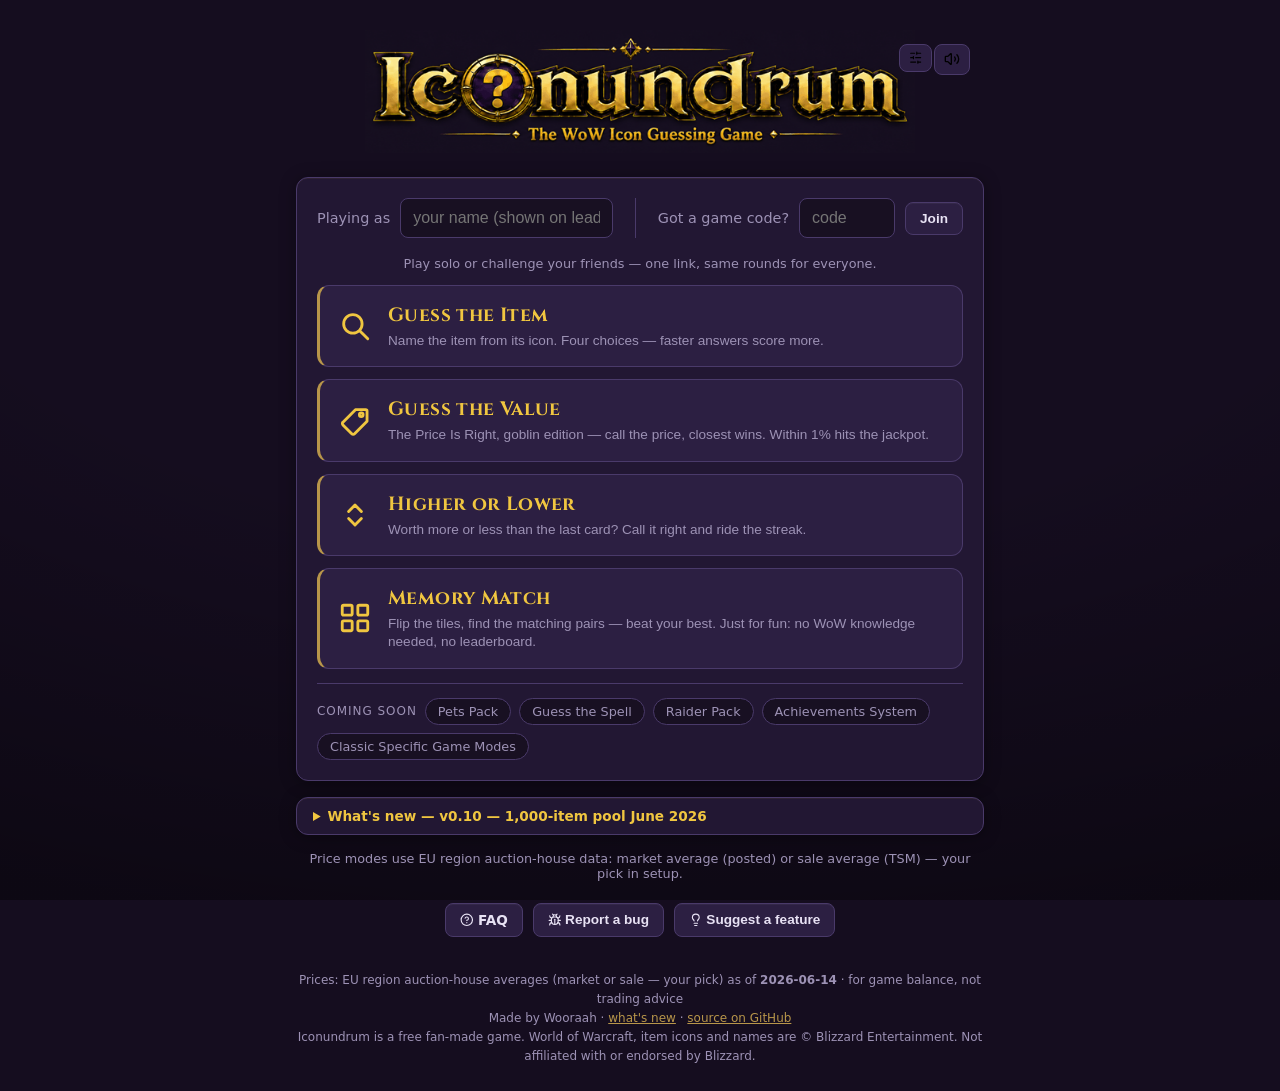
<file: index.html>
<!DOCTYPE html>
<html lang="en">
<head>
  <meta charset="UTF-8">
  <meta name="viewport" content="width=device-width, initial-scale=1.0">
  <title>Iconundrum — The WoW Icon Guessing Game</title>
  <meta name="description" content="Guess the WoW item from its icon, call its price, ride the higher-lower chain. Challenge your guild — one link, no sign-up.">

  <!-- Social link previews (Discord / Twitch chat / Twitter) -->
  <meta property="og:type" content="website">
  <meta property="og:site_name" content="Iconundrum">
  <meta property="og:title" content="Iconundrum — The WoW Icon Guessing Game">
  <meta property="og:description" content="Guess the WoW item from its icon, call its price, ride the higher-lower chain. Challenge your friends — one link, no sign-up.">
  <meta property="og:image" content="https://wooraah-addon.github.io/Iconundrum/assets/logo.png">
  <meta property="og:url" content="https://wooraah-addon.github.io/Iconundrum/">
  <meta name="twitter:card" content="summary_large_image">
  <meta name="twitter:title" content="Iconundrum — The WoW Icon Guessing Game">
  <meta name="twitter:description" content="Guess the WoW item from its icon, call its price, ride the higher-lower chain.">
  <meta name="twitter:image" content="https://wooraah-addon.github.io/Iconundrum/assets/logo.png">

  <link rel="icon" href="data:image/svg+xml,<svg xmlns='http://www.w3.org/2000/svg' viewBox='0 0 100 100'><rect width='100' height='100' rx='18' fill='%23221733'/><text x='50' y='72' font-size='64' text-anchor='middle' fill='%23f0c640' font-family='Georgia'>%3F</text></svg>">
  <link rel="stylesheet" href="css/style.css">
</head>
<body>
  <!-- Inline icon sprite (Lucide-style, single-colour via currentColor) —
       replaces load-bearing emoji with one coherent set. Referenced as
       <svg class="ic"><use href="#ic-NAME"></use></svg> (see ui.js icon()). -->
  <svg width="0" height="0" style="position:absolute" aria-hidden="true" focusable="false">
    <defs>
      <g fill="none" stroke="currentColor" stroke-width="2" stroke-linecap="round" stroke-linejoin="round">
        <symbol id="ic-sound-on" viewBox="0 0 24 24"><path d="M11 4.7a.7.7 0 0 0-1.2-.5L6.4 7.6A1.4 1.4 0 0 1 5.4 8H3a1 1 0 0 0-1 1v6a1 1 0 0 0 1 1h2.4a1.4 1.4 0 0 1 1 .4l3.4 3.4a.7.7 0 0 0 1.2-.5z"/><path d="M16 9a5 5 0 0 1 0 6"/><path d="M19.4 5.6a9 9 0 0 1 0 12.7"/></symbol>
        <symbol id="ic-sound-off" viewBox="0 0 24 24"><path d="M11 4.7a.7.7 0 0 0-1.2-.5L6.4 7.6A1.4 1.4 0 0 1 5.4 8H3a1 1 0 0 0-1 1v6a1 1 0 0 0 1 1h2.4a1.4 1.4 0 0 1 1 .4l3.4 3.4a.7.7 0 0 0 1.2-.5z"/><path d="m22 9-6 6"/><path d="m16 9 6 6"/></symbol>
        <symbol id="ic-bug" viewBox="0 0 24 24"><path d="m8 2 1.9 1.9"/><path d="M14.1 3.9 16 2"/><path d="M9 7.1v-1a3 3 0 1 1 6 0v1"/><path d="M12 20c-3.3 0-6-2.7-6-6v-3a4 4 0 0 1 4-4h4a4 4 0 0 1 4 4v3c0 3.3-2.7 6-6 6"/><path d="M12 20v-9"/><path d="M6.5 9C4.6 8.8 3 7.1 3 5"/><path d="M6 13H2"/><path d="M3 21c0-2.1 1.7-3.9 3.8-4"/><path d="M21 5c0 2.1-1.6 3.8-3.5 4"/><path d="M22 13h-4"/><path d="M17.2 17c2.1.1 3.8 1.9 3.8 4"/></symbol>
        <symbol id="ic-bulb" viewBox="0 0 24 24"><path d="M15 14c.2-1 .7-1.7 1.5-2.5 1-.9 1.5-2.2 1.5-3.5A6 6 0 0 0 6 8c0 1 .2 2.2 1.5 3.5.7.7 1.3 1.5 1.5 2.5"/><path d="M9 18h6"/><path d="M10 22h4"/></symbol>
        <symbol id="ic-megaphone" viewBox="0 0 24 24"><path d="m3 11 18-5v12L3 13"/><path d="M11.6 16.8a3 3 0 1 1-5.8-1.6"/></symbol>
        <symbol id="ic-rocket" viewBox="0 0 24 24"><path d="M4.5 16.5c-1.5 1.3-2 5-2 5s3.7-.5 5-2c.7-.8.7-2.1-.1-2.9a2.2 2.2 0 0 0-2.9-.1z"/><path d="m12 15-3-3a22 22 0 0 1 2-4 12.9 12.9 0 0 1 11-6c0 2.7-.8 7.5-6 11a22 22 0 0 1-4 2z"/><path d="M9 12H4s.6-3 2-4c1.6-1.1 5 0 5 0"/><path d="M12 15v5s3-.6 4-2c1.1-1.6 0-5 0-5"/></symbol>
        <symbol id="ic-crown" viewBox="0 0 24 24"><path d="M11.6 3.3a.5.5 0 0 1 .9 0l2.9 5.6a1 1 0 0 0 1.5.3l4.3-3.7a.5.5 0 0 1 .8.5l-2.8 10.3a1 1 0 0 1-1 .7H5.8a1 1 0 0 1-1-.7L2 6a.5.5 0 0 1 .8-.5l4.3 3.7a1 1 0 0 0 1.5-.3z"/><path d="M5 21h14"/></symbol>
        <symbol id="ic-lock" viewBox="0 0 24 24"><rect width="18" height="11" x="3" y="11" rx="2" ry="2"/><path d="M7 11V7a5 5 0 0 1 10 0v4"/></symbol>
        <symbol id="ic-skull" viewBox="0 0 24 24"><path d="m12.5 17-.5-1-.5 1h1z"/><path d="M15 22a1 1 0 0 0 1-1v-1a2 2 0 0 0 2-2v-1a7 7 0 1 0-12 0v1a2 2 0 0 0 2 2v1a1 1 0 0 0 1 1z"/><circle cx="9.5" cy="12.5" r="1.5"/><circle cx="14.5" cy="12.5" r="1.5"/></symbol>
        <symbol id="ic-hourglass" viewBox="0 0 24 24"><path d="M5 22h14"/><path d="M5 2h14"/><path d="M17 22v-4.2a2 2 0 0 0-.6-1.4L12 12l-4.4 4.4a2 2 0 0 0-.6 1.4V22"/><path d="M7 2v4.2a2 2 0 0 0 .6 1.4L12 12l4.4-4.4A2 2 0 0 0 17 6.2V2"/></symbol>
        <symbol id="ic-users" viewBox="0 0 24 24"><path d="M16 21v-2a4 4 0 0 0-4-4H6a4 4 0 0 0-4 4v2"/><circle cx="9" cy="7" r="4"/><path d="M22 21v-2a4 4 0 0 0-3-3.9"/><path d="M16 3.1a4 4 0 0 1 0 7.8"/></symbol>
        <symbol id="ic-sliders" viewBox="0 0 24 24"><line x1="21" x2="14" y1="4" y2="4"/><line x1="10" x2="3" y1="4" y2="4"/><line x1="21" x2="12" y1="12" y2="12"/><line x1="8" x2="3" y1="12" y2="12"/><line x1="21" x2="16" y1="20" y2="20"/><line x1="12" x2="3" y1="20" y2="20"/><line x1="14" x2="14" y1="2" y2="6"/><line x1="8" x2="8" y1="10" y2="14"/><line x1="16" x2="16" y1="18" y2="22"/></symbol>
        <symbol id="ic-help" viewBox="0 0 24 24"><circle cx="12" cy="12" r="10"/><path d="M9.09 9a3 3 0 0 1 5.83 1c0 2-3 3-3 3"/><path d="M12 17h.01"/></symbol>
      </g>
    </defs>
  </svg>

  <div id="app">

    <!-- ================= HOME ================= -->
    <section id="screen-home" class="screen">
      <div class="coin" id="home-coin" role="button" tabindex="-1" aria-label="Catch the coin" title="Catch me!">
        <div class="coin-face front">?</div>
        <div class="coin-face back">?</div>
      </div>
      <button class="sound-settings" id="sound-settings-btn" title="Sound packs &amp; options" aria-label="Sound settings"><svg class="ic"><use href="#ic-sliders"></use></svg></button>
      <button class="sound-toggle" title="Toggle sound" aria-label="Toggle sound"><svg class="ic"><use href="#ic-sound-on"></use></svg></button>
      <div class="logo-wrap">
        <img class="logo" src="assets/logo.png" alt="Iconundrum — The WoW Icon Guessing Game"
             onerror="this.hidden=true;document.getElementById('wordmark-fallback').hidden=false;document.getElementById('tagline-fallback').hidden=false;">
        <h1 class="wordmark" id="wordmark-fallback" hidden>Ic<span class="qmark">?</span>nundrum</h1>
        <p class="tagline" id="tagline-fallback" hidden>The WoW Icon Guessing Game</p>
      </div>

      <div id="challenge-banner"></div>

      <div class="panel">
        <div class="name-row">
          <div class="field-group grow">
            <label for="player-name">Playing as</label>
            <input type="text" id="player-name" maxlength="20" placeholder="your name (shown on leaderboards)">
          </div>
          <div class="field-group join-group">
            <label for="join-code">Got a game code?</label>
            <input type="text" id="join-code" maxlength="16" placeholder="code" autocomplete="off" autocapitalize="off" spellcheck="false">
            <button class="btn secondary small" id="join-btn">Join</button>
          </div>
        </div>

        <p class="lb-note" style="margin:0 0 14px">Play solo or challenge your friends — one link, same rounds for everyone.</p>

        <div class="mode-grid">
          <button class="mode-card" data-mode="icon">
            <svg class="mode-glyph" viewBox="0 0 24 24" fill="none" stroke="currentColor" stroke-width="2" stroke-linecap="round" stroke-linejoin="round" aria-hidden="true"><circle cx="10.5" cy="10.5" r="6.5"/><line x1="15.5" y1="15.5" x2="21" y2="21"/></svg>
            <h3>Guess the Item</h3>
            <p>Name the item from its icon. Four choices — faster answers score more.</p>
          </button>
          <button class="mode-card" data-mode="value">
            <svg class="mode-glyph" viewBox="0 0 24 24" fill="none" stroke="currentColor" stroke-width="2" stroke-linecap="round" stroke-linejoin="round" aria-hidden="true"><path d="M3.5 12.8 12.3 4h7.2a1 1 0 0 1 1 1v7.2l-8.8 8.8a1.4 1.4 0 0 1-2 0l-6.2-6.2a1.4 1.4 0 0 1 0-2Z"/><circle cx="16.4" cy="7.6" r="1.3"/></svg>
            <h3>Guess the Value</h3>
            <p>The Price Is Right, goblin edition — call the price, closest wins. Within 1% hits the jackpot.</p>
          </button>
          <button class="mode-card" data-mode="hl">
            <svg class="mode-glyph" viewBox="0 0 24 24" fill="none" stroke="currentColor" stroke-width="2" stroke-linecap="round" stroke-linejoin="round" aria-hidden="true"><path d="M7.5 9.5 12 5l4.5 4.5"/><path d="M7.5 14.5 12 19l4.5-4.5"/></svg>
            <h3>Higher or Lower</h3>
            <p>Worth more or less than the last card? Call it right and ride the streak.</p>
          </button>
        </div>

        <button class="mode-card casual-card" id="mode-memory">
          <svg class="mode-glyph" viewBox="0 0 24 24" fill="none" stroke="currentColor" stroke-width="2" stroke-linecap="round" stroke-linejoin="round" aria-hidden="true"><rect width="7" height="7" x="3" y="3" rx="1"/><rect width="7" height="7" x="14" y="3" rx="1"/><rect width="7" height="7" x="14" y="14" rx="1"/><rect width="7" height="7" x="3" y="14" rx="1"/></svg>
          <h3>Memory Match</h3>
          <p>Flip the tiles, find the matching pairs — beat your best. Just for fun: no WoW knowledge needed, no leaderboard.</p>
        </button>

        <div class="soon-strip">
          <span class="soon-label">Coming soon</span>
          <span class="soon-chip" title="A thousand battle pets, dozens of near-identical whelps. Collectors, sharpen up.">Pets Pack</span>
          <span class="soon-chip" title="Class abilities and iconic raid moments — for every player, not just the AH crowd.">Guess the Spell</span>
          <span class="soon-chip" title="Tier sets, legendaries, trinkets of legend. Thunderfury, anyone?">Raider Pack</span>
          <span class="soon-chip" title="Cosmetic achievements — some obvious, some hidden, some a bit daft.">Achievements System</span>
          <span class="soon-chip" title="Modes built around WoW Classic — its item pools, prices and trivia.">Classic Specific Game Modes</span>
        </div>
      </div>

      <div class="home-stats" id="home-stats" hidden></div>

      <details class="panel whatsnew" id="whats-new" hidden>
        <summary id="wn-summary">What's new</summary>
        <ul id="wn-list"></ul>
        <a href="changelog.html">Full changelog →</a>
      </details>

      <p class="lb-note">Price modes use EU region auction-house data: market average (posted) or sale average (TSM) — your pick in setup.</p>

      <div class="action-row feedback-row">
        <a class="btn secondary small" href="faq.html"><svg class="ic"><use href="#ic-help"></use></svg> FAQ</a>
        <button class="btn secondary small" id="btn-report-bug"><svg class="ic"><use href="#ic-bug"></use></svg> Report a bug</button>
        <button class="btn secondary small" id="btn-suggest"><svg class="ic"><use href="#ic-bulb"></use></svg> Suggest a feature</button>
      </div>
    </section>

    <!-- ================= LOBBY ================= -->
    <section id="screen-lobby" class="screen">
      <img class="logo logo-small" src="assets/logo.png" alt="Iconundrum">
      <div class="panel">
        <div class="lobby-head">
          <div>Game code: <b class="game-code" id="lobby-code"></b></div>
          <button class="btn small" id="lobby-copy">Copy invite link</button>
        </div>
        <div class="lb-note" style="margin:0 0 12px">This is the link that brings players into <em>this</em> lobby — share it, or have them type the game code on the home screen.</div>
        <div class="lobby-roster-head">
          <span>In the lobby</span>
          <span class="meta" id="lobby-count"></span>
        </div>
        <ul class="lobby-roster" id="lobby-roster"></ul>
        <div class="lb-note" id="lobby-status"></div>
        <div class="ready-prompt" id="lobby-ready" hidden></div>
        <div class="action-row" id="lobby-actions"></div>
      </div>
    </section>

    <!-- ================= GAME ================= -->
    <section id="screen-game" class="screen">
      <div class="game-header">
        <img class="logo-header" src="assets/logo-header.png" alt="Iconundrum — back to main menu" title="Back to main menu" onclick="location.href=location.pathname"
             onerror="this.outerHTML='<span class=&quot;wordmark-small&quot; title=&quot;Back to main menu&quot; onclick=&quot;location.href=location.pathname&quot;>Ic<span class=&quot;qmark&quot;>?</span>nundrum</span>'">
        <span class="meta" id="game-meta"></span>
        <span class="score" id="game-score" aria-live="polite"></span>
        <button class="sound-toggle" title="Toggle sound" aria-label="Toggle sound"><svg class="ic"><use href="#ic-sound-on"></use></svg></button>
      </div>
      <div class="game-header">
        <span class="meta" id="game-title"></span>
      </div>
      <div class="timer-track" id="timer-track" aria-hidden="true"><div class="timer-bar" id="timer-bar"></div></div>
      <div id="game-content"></div>
    </section>

    <!-- ================= SUMMARY ================= -->
    <section id="screen-summary" class="screen">
      <img class="logo logo-small" src="assets/logo.png" alt="Iconundrum" onerror="this.outerHTML='<h2 class=&quot;wordmark&quot; style=&quot;font-size:1.6rem&quot;>Ic<span class=&quot;qmark&quot;>?</span>nundrum</h2>'">
      <div class="panel">
        <div class="summary-sub" id="summary-mode"></div>
        <div class="summary-score" id="summary-score"></div>
        <div class="pb-banner" id="pb-banner" style="display:none">★ New personal best! ★</div>
        <div class="summary-sub" id="summary-sub"></div>
        <div class="round-pills" id="round-pills"></div>

        <div class="divider"></div>

        <div class="action-row">
          <button class="btn" id="btn-copy-link">Copy challenge link</button>
          <button class="btn secondary" id="btn-share-result">Share my result</button>
        </div>
      </div>

      <div class="panel">
        <div class="lb-tabs">
          <button class="lb-tab active" data-board="challenge">This challenge</button>
          <button class="lb-tab" data-board="alltime">All-time (ranked)</button>
          <button class="lb-refresh" id="lb-refresh" title="Refresh leaderboard" aria-label="Refresh leaderboard">↻</button>
        </div>
        <table class="lb">
          <thead><tr><th>#</th><th>Player</th><th>Score</th></tr></thead>
          <tbody id="lb-body"></tbody>
        </table>
        <div class="lb-note" id="lb-status"></div>
      </div>

      <div class="action-row">
        <button class="btn" id="btn-play-again">Play again</button>
        <button class="btn secondary" id="btn-home">Main Menu</button>
      </div>
    </section>

    <!-- ================= MEMORY MATCH ================= -->
    <section id="screen-memory" class="screen">
      <div class="game-header">
        <img class="logo-header" src="assets/logo-header.png" alt="Iconundrum — back to main menu" title="Back to main menu" onclick="location.href=location.pathname"
             onerror="this.outerHTML='<span class=&quot;wordmark-small&quot; title=&quot;Back to main menu&quot; onclick=&quot;location.href=location.pathname&quot;>Ic<span class=&quot;qmark&quot;>?</span>nundrum</span>'">
        <span class="meta" id="mem-meta"></span>
        <span class="score" id="mem-score" aria-live="polite"></span>
        <button class="sound-toggle" title="Toggle sound" aria-label="Toggle sound"><svg class="ic"><use href="#ic-sound-on"></use></svg></button>
      </div>
      <div id="memory-content"></div>
    </section>

  </div>

  <div id="countdown-overlay" hidden>
    <div class="count-label">Get ready…</div>
    <div id="countdown-num" class="count-num">10</div>
  </div>

  <footer>
    <div>Prices: EU region auction-house averages (market or sale — your pick) as of <b id="price-date">…</b> · for game balance, not trading advice</div>
    <div>Made by Wooraah · <a href="changelog.html">what's new</a> · <a href="https://github.com/Wooraah-addon/Iconundrum" rel="noopener">source on GitHub</a></div>
    <div>Iconundrum is a free fan-made game. World of Warcraft, item icons and names are © Blizzard Entertainment. Not affiliated with or endorsed by Blizzard.</div>
  </footer>

  <script type="module" src="js/main.js"></script>
</body>
</html>
</file>
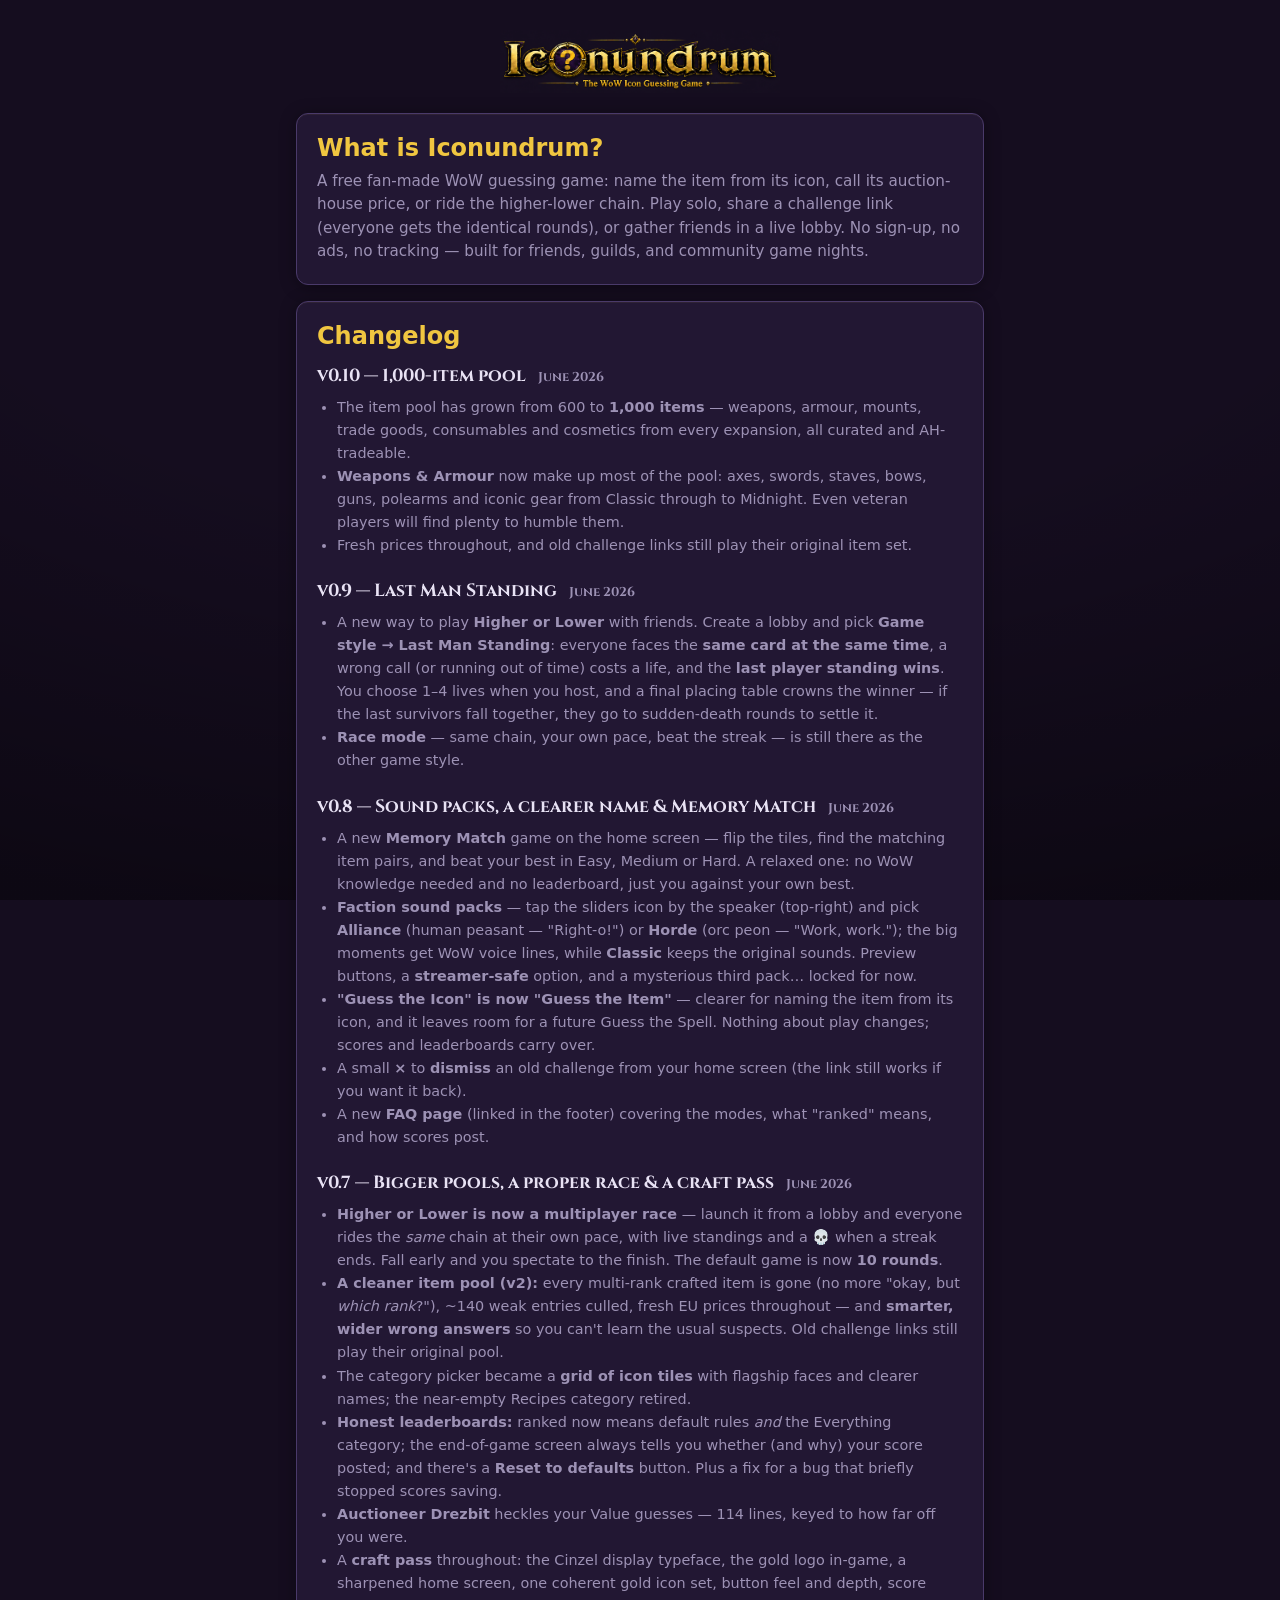
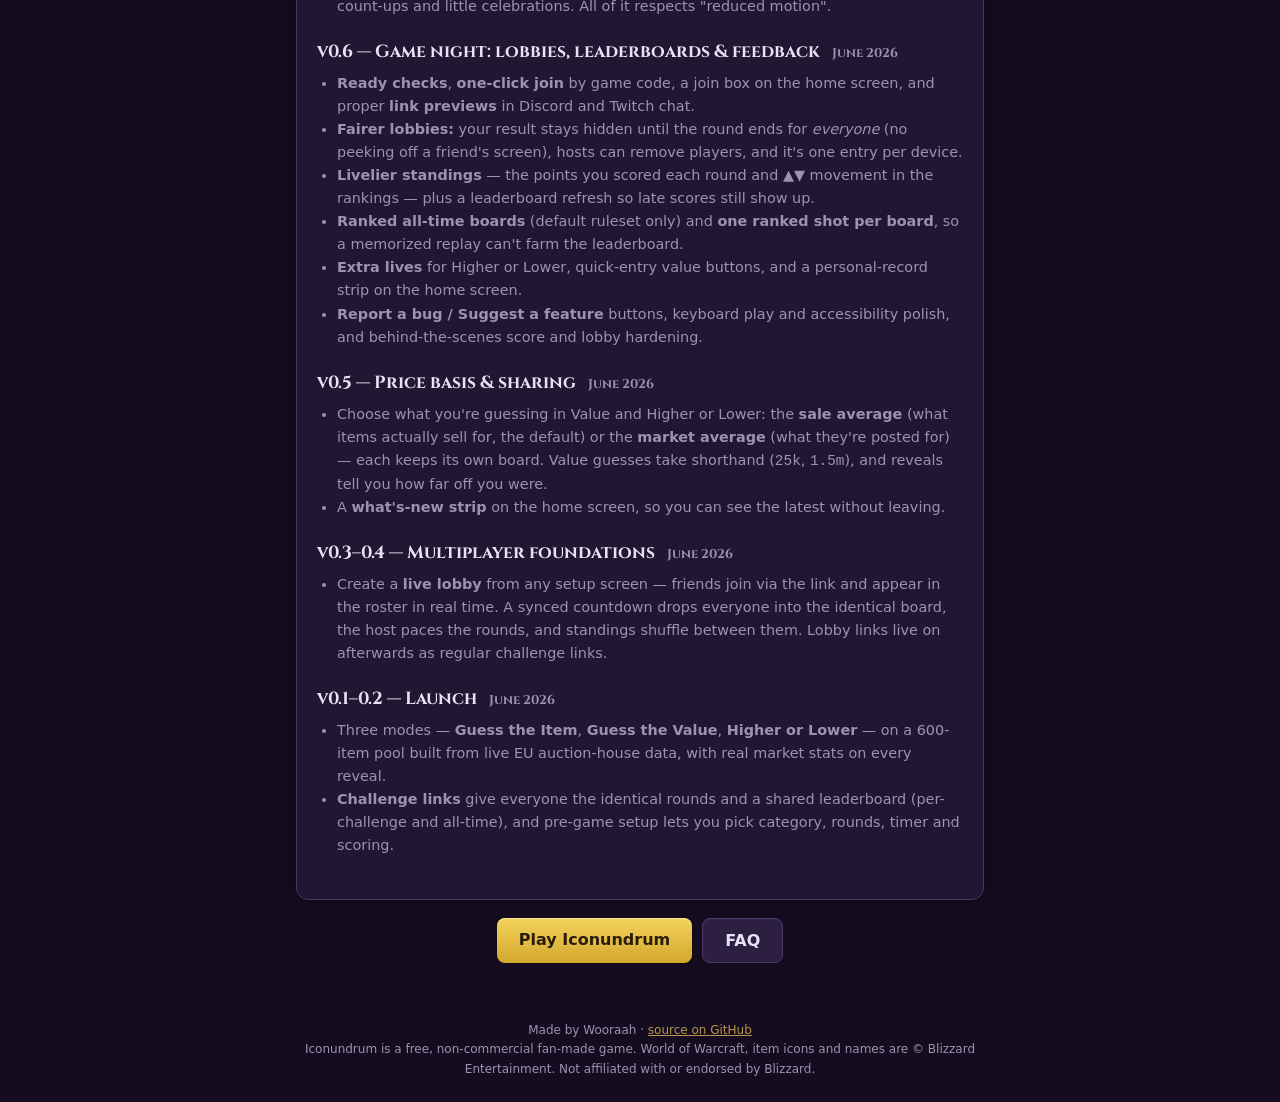
<file: changelog.html>
<!DOCTYPE html>
<html lang="en">
<head>
  <meta charset="UTF-8">
  <meta name="viewport" content="width=device-width, initial-scale=1.0">
  <title>Changelog — Iconundrum</title>
  <meta name="description" content="What's new in Iconundrum, the WoW item guessing game.">
  <link rel="icon" href="data:image/svg+xml,<svg xmlns='http://www.w3.org/2000/svg' viewBox='0 0 100 100'><rect width='100' height='100' rx='18' fill='%23221733'/><text x='50' y='72' font-size='64' text-anchor='middle' fill='%23f0c640' font-family='Georgia'>%3F</text></svg>">
  <link rel="stylesheet" href="css/style.css">
</head>
<body>
  <div id="app">
    <div class="logo-wrap">
      <a href="./"><img class="logo logo-small" src="assets/logo.png" alt="Iconundrum"></a>
    </div>

    <div class="panel">
      <h2 style="color:var(--gold); margin-bottom:8px">What is Iconundrum?</h2>
      <p style="color:var(--text-dim); line-height:1.55; font-size:.95rem">
        A free fan-made WoW guessing game: name the item from its icon, call its
        auction-house price, or ride the higher-lower chain. Play solo, share a
        challenge link (everyone gets the identical rounds), or gather friends in
        a live lobby. No sign-up, no ads, no tracking — built for friends, guilds,
        and community game nights.
      </p>
    </div>

    <div class="panel">
      <h2 style="color:var(--gold); margin-bottom:14px">Changelog</h2>

      <div class="cl-entry">
        <h3>v0.10 — 1,000-item pool <span class="cl-date">June 2026</span></h3>
        <ul>
          <li>The item pool has grown from 600 to <b>1,000 items</b> — weapons, armour, mounts, trade goods, consumables and cosmetics from every expansion, all curated and AH-tradeable.</li>
          <li><b>Weapons &amp; Armour</b> now make up most of the pool: axes, swords, staves, bows, guns, polearms and iconic gear from Classic through to Midnight. Even veteran players will find plenty to humble them.</li>
          <li>Fresh prices throughout, and old challenge links still play their original item set.</li>
        </ul>
      </div>

      <div class="cl-entry">
        <h3>v0.9 — Last Man Standing <span class="cl-date">June 2026</span></h3>
        <ul>
          <li>A new way to play <b>Higher or Lower</b> with friends. Create a lobby and pick <b>Game style → Last Man Standing</b>: everyone faces the <b>same card at the same time</b>, a wrong call (or running out of time) costs a life, and the <b>last player standing wins</b>. You choose 1–4 lives when you host, and a final placing table crowns the winner — if the last survivors fall together, they go to sudden-death rounds to settle it.</li>
          <li><b>Race mode</b> — same chain, your own pace, beat the streak — is still there as the other game style.</li>
        </ul>
      </div>

      <div class="cl-entry">
        <h3>v0.8 — Sound packs, a clearer name &amp; Memory Match <span class="cl-date">June 2026</span></h3>
        <ul>
          <li>A new <b>Memory Match</b> game on the home screen — flip the tiles, find the matching item pairs, and beat your best in Easy, Medium or Hard. A relaxed one: no WoW knowledge needed and no leaderboard, just you against your own best.</li>
          <li><b>Faction sound packs</b> — tap the sliders icon by the speaker (top-right) and pick <b>Alliance</b> (human peasant — "Right-o!") or <b>Horde</b> (orc peon — "Work, work."); the big moments get WoW voice lines, while <b>Classic</b> keeps the original sounds. Preview buttons, a <b>streamer-safe</b> option, and a mysterious third pack… locked for now.</li>
          <li><b>"Guess the Icon" is now "Guess the Item"</b> — clearer for naming the item from its icon, and it leaves room for a future Guess the Spell. Nothing about play changes; scores and leaderboards carry over.</li>
          <li>A small <b>×</b> to <b>dismiss</b> an old challenge from your home screen (the link still works if you want it back).</li>
          <li>A new <b>FAQ page</b> (linked in the footer) covering the modes, what "ranked" means, and how scores post.</li>
        </ul>
      </div>

      <div class="cl-entry">
        <h3>v0.7 — Bigger pools, a proper race &amp; a craft pass <span class="cl-date">June 2026</span></h3>
        <ul>
          <li><b>Higher or Lower is now a multiplayer race</b> — launch it from a lobby and everyone rides the <em>same</em> chain at their own pace, with live standings and a 💀 when a streak ends. Fall early and you spectate to the finish. The default game is now <b>10 rounds</b>.</li>
          <li><b>A cleaner item pool (v2):</b> every multi-rank crafted item is gone (no more "okay, but <em>which rank</em>?"), ~140 weak entries culled, fresh EU prices throughout — and <b>smarter, wider wrong answers</b> so you can't learn the usual suspects. Old challenge links still play their original pool.</li>
          <li>The category picker became a <b>grid of icon tiles</b> with flagship faces and clearer names; the near-empty Recipes category retired.</li>
          <li><b>Honest leaderboards:</b> ranked now means default rules <em>and</em> the Everything category; the end-of-game screen always tells you whether (and why) your score posted; and there's a <b>Reset to defaults</b> button. Plus a fix for a bug that briefly stopped scores saving.</li>
          <li><b>Auctioneer Drezbit</b> heckles your Value guesses — 114 lines, keyed to how far off you were.</li>
          <li>A <b>craft pass</b> throughout: the Cinzel display typeface, the gold logo in-game, a sharpened home screen, one coherent gold icon set, button feel and depth, score count-ups and little celebrations. All of it respects "reduced motion".</li>
        </ul>
      </div>

      <div class="cl-entry">
        <h3>v0.6 — Game night: lobbies, leaderboards &amp; feedback <span class="cl-date">June 2026</span></h3>
        <ul>
          <li><b>Ready checks</b>, <b>one-click join</b> by game code, a join box on the home screen, and proper <b>link previews</b> in Discord and Twitch chat.</li>
          <li><b>Fairer lobbies:</b> your result stays hidden until the round ends for <em>everyone</em> (no peeking off a friend's screen), hosts can remove players, and it's one entry per device.</li>
          <li><b>Livelier standings</b> — the points you scored each round and ▲▼ movement in the rankings — plus a leaderboard refresh so late scores still show up.</li>
          <li><b>Ranked all-time boards</b> (default ruleset only) and <b>one ranked shot per board</b>, so a memorized replay can't farm the leaderboard.</li>
          <li><b>Extra lives</b> for Higher or Lower, quick-entry value buttons, and a personal-record strip on the home screen.</li>
          <li><b>Report a bug / Suggest a feature</b> buttons, keyboard play and accessibility polish, and behind-the-scenes score and lobby hardening.</li>
        </ul>
      </div>

      <div class="cl-entry">
        <h3>v0.5 — Price basis &amp; sharing <span class="cl-date">June 2026</span></h3>
        <ul>
          <li>Choose what you're guessing in Value and Higher or Lower: the <b>sale average</b> (what items actually sell for, the default) or the <b>market average</b> (what they're posted for) — each keeps its own board. Value guesses take shorthand (<code>25k</code>, <code>1.5m</code>), and reveals tell you how far off you were.</li>
          <li>A <b>what's-new strip</b> on the home screen, so you can see the latest without leaving.</li>
        </ul>
      </div>

      <div class="cl-entry">
        <h3>v0.3–0.4 — Multiplayer foundations <span class="cl-date">June 2026</span></h3>
        <ul>
          <li>Create a <b>live lobby</b> from any setup screen — friends join via the link and appear in the roster in real time. A synced countdown drops everyone into the identical board, the host paces the rounds, and standings shuffle between them. Lobby links live on afterwards as regular challenge links.</li>
        </ul>
      </div>

      <div class="cl-entry">
        <h3>v0.1–0.2 — Launch <span class="cl-date">June 2026</span></h3>
        <ul>
          <li>Three modes — <b>Guess the Item</b>, <b>Guess the Value</b>, <b>Higher or Lower</b> — on a 600-item pool built from live EU auction-house data, with real market stats on every reveal.</li>
          <li><b>Challenge links</b> give everyone the identical rounds and a shared leaderboard (per-challenge and all-time), and pre-game setup lets you pick category, rounds, timer and scoring.</li>
        </ul>
      </div>
    </div>

    <div class="action-row" style="margin-bottom:24px">
      <a class="btn" href="./">Play Iconundrum</a>
      <a class="btn secondary" href="faq.html">FAQ</a>
    </div>
  </div>

  <footer>
    <div>Made by Wooraah · <a href="https://github.com/Wooraah-addon/Iconundrum" rel="noopener">source on GitHub</a></div>
    <div>Iconundrum is a free, non-commercial fan-made game. World of Warcraft, item icons and names are © Blizzard Entertainment. Not affiliated with or endorsed by Blizzard.</div>
  </footer>
</body>
</html>
</file>
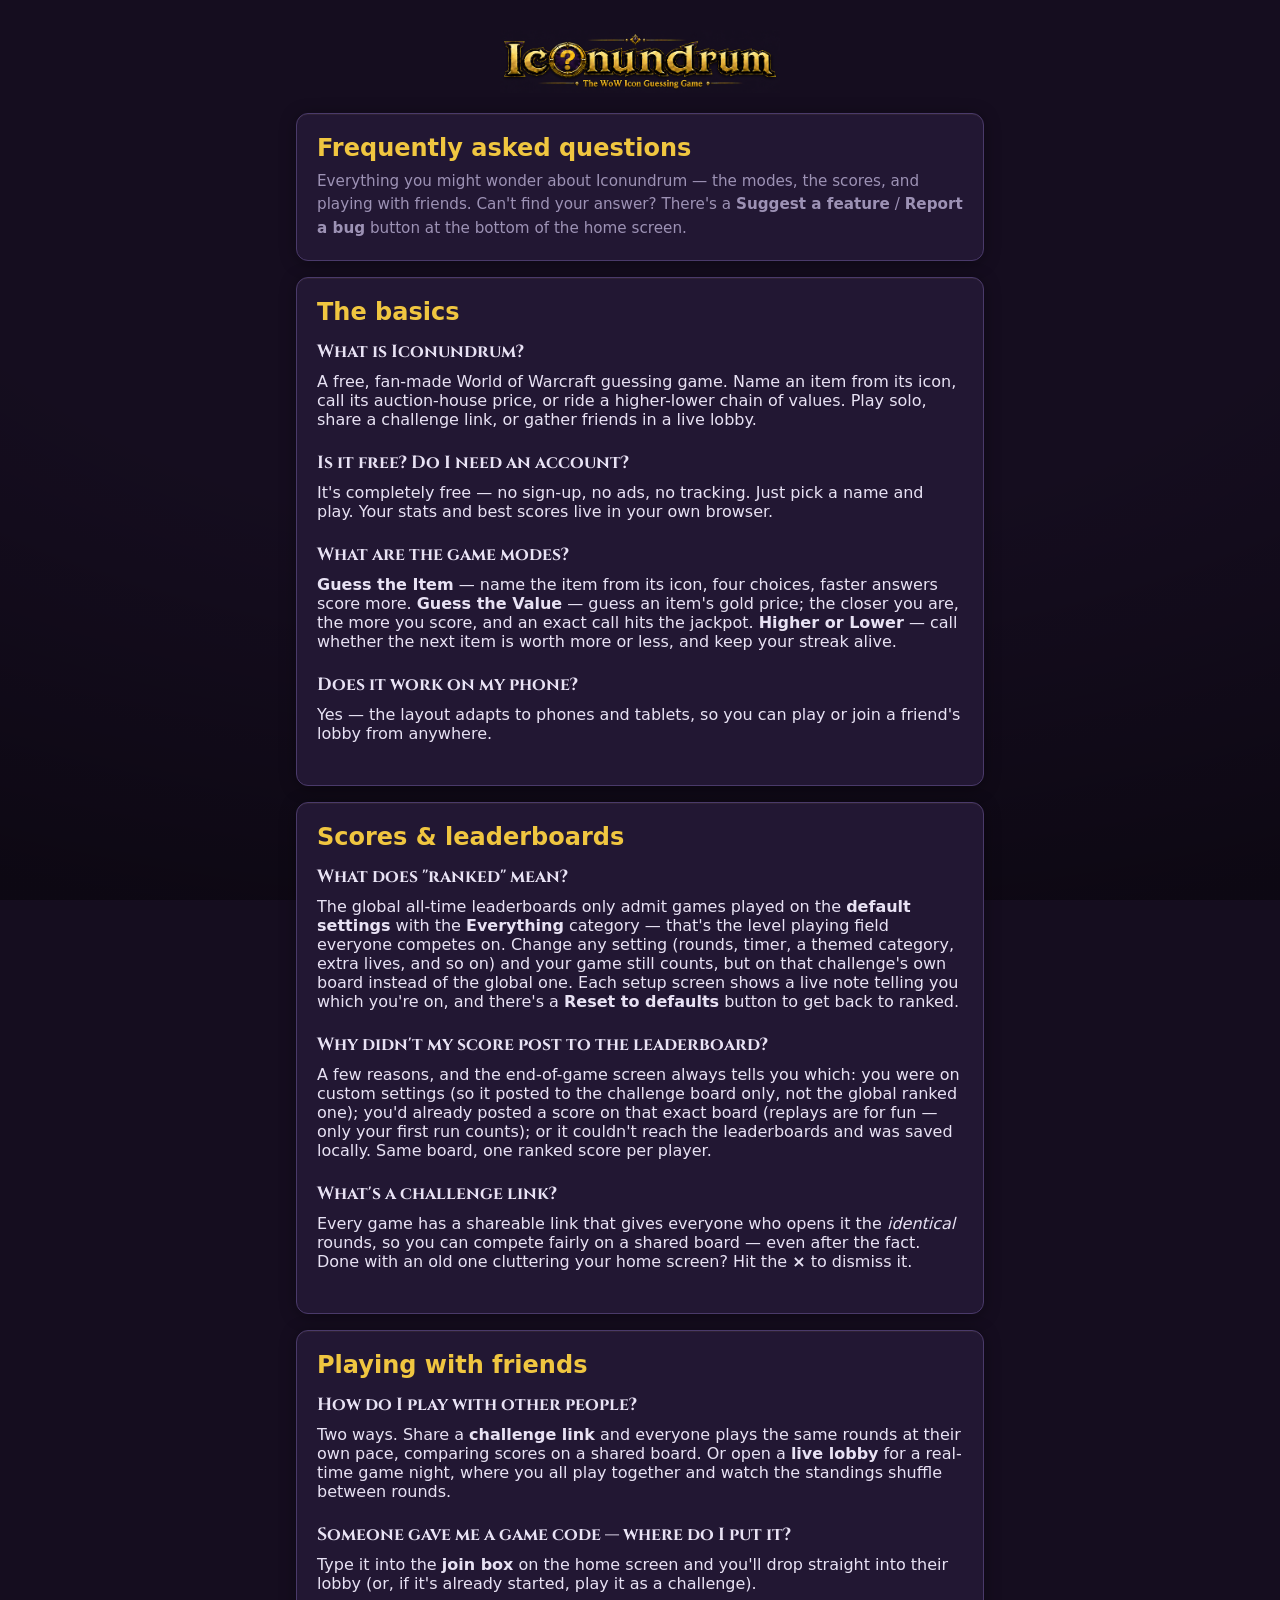
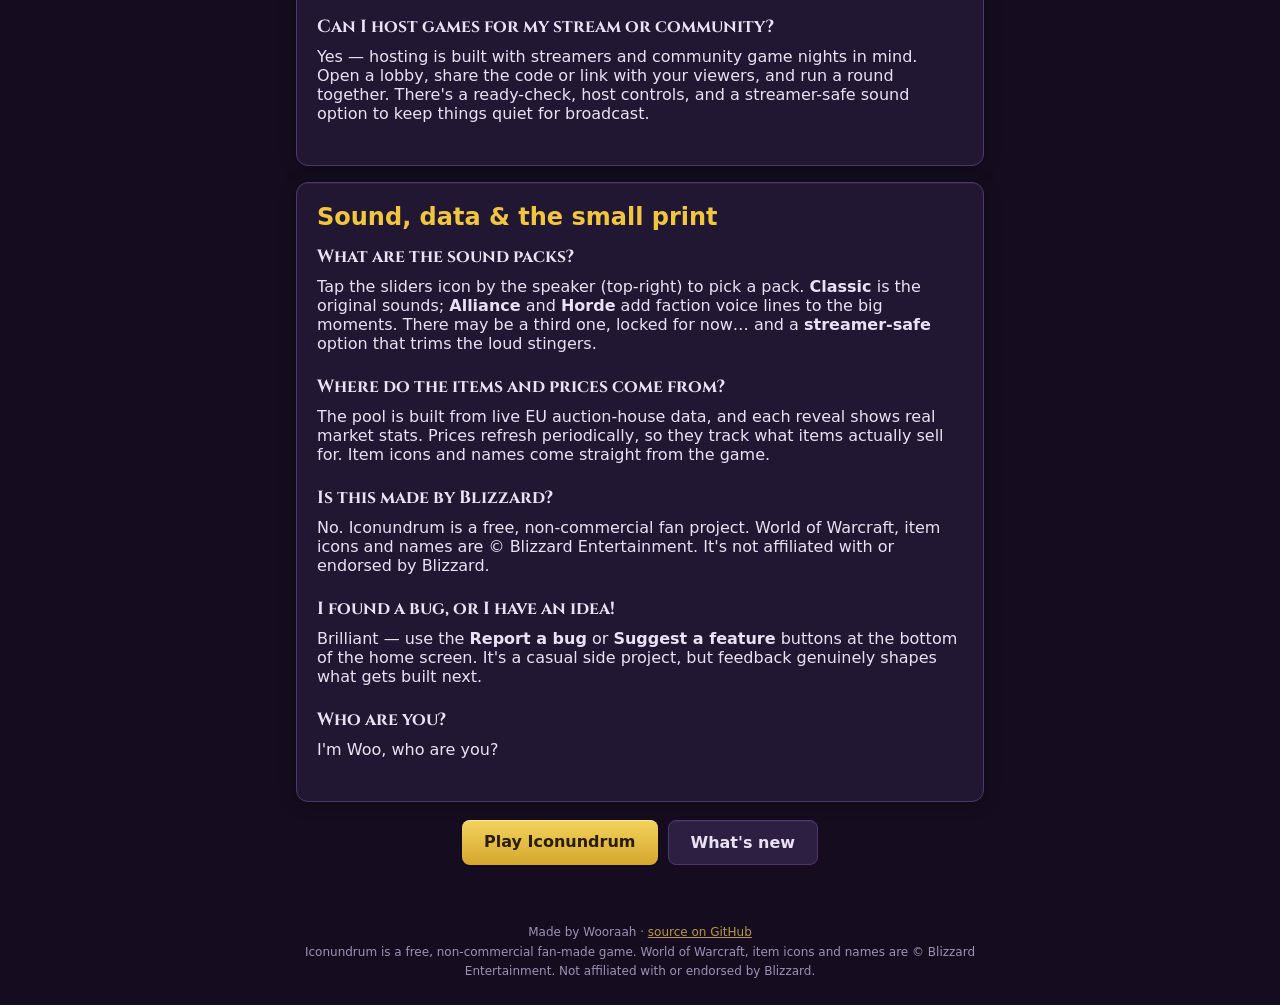
<file: faq.html>
<!DOCTYPE html>
<html lang="en">
<head>
  <meta charset="UTF-8">
  <meta name="viewport" content="width=device-width, initial-scale=1.0">
  <title>FAQ — Iconundrum</title>
  <meta name="description" content="Frequently asked questions about Iconundrum, the free WoW item guessing game — modes, leaderboards, playing with friends, and where the data comes from.">
  <link rel="icon" href="data:image/svg+xml,<svg xmlns='http://www.w3.org/2000/svg' viewBox='0 0 100 100'><rect width='100' height='100' rx='18' fill='%23221733'/><text x='50' y='72' font-size='64' text-anchor='middle' fill='%23f0c640' font-family='Georgia'>%3F</text></svg>">
  <link rel="stylesheet" href="css/style.css">
</head>
<body>
  <div id="app">
    <div class="logo-wrap">
      <a href="./"><img class="logo logo-small" src="assets/logo.png" alt="Iconundrum"></a>
    </div>

    <div class="panel">
      <h2 style="color:var(--gold); margin-bottom:8px">Frequently asked questions</h2>
      <p style="color:var(--text-dim); line-height:1.55; font-size:.95rem">
        Everything you might wonder about Iconundrum — the modes, the scores, and
        playing with friends. Can't find your answer? There's a
        <b>Suggest a feature</b> / <b>Report a bug</b> button at the bottom of the
        home screen.
      </p>
    </div>

    <div class="panel">
      <h2 style="color:var(--gold); margin-bottom:14px">The basics</h2>

      <div class="cl-entry">
        <h3>What is Iconundrum?</h3>
        <p>A free, fan-made World of Warcraft guessing game. Name an item from its
        icon, call its auction-house price, or ride a higher-lower chain of values.
        Play solo, share a challenge link, or gather friends in a live lobby.</p>
      </div>

      <div class="cl-entry">
        <h3>Is it free? Do I need an account?</h3>
        <p>It's completely free — no sign-up, no ads, no tracking. Just pick a name
        and play. Your stats and best scores live in your own browser.</p>
      </div>

      <div class="cl-entry">
        <h3>What are the game modes?</h3>
        <p><b>Guess the Item</b> — name the item from its icon, four choices, faster
        answers score more. <b>Guess the Value</b> — guess an item's gold price;
        the closer you are, the more you score, and an exact call hits the jackpot.
        <b>Higher or Lower</b> — call whether the next item is worth more or less,
        and keep your streak alive.</p>
      </div>

      <div class="cl-entry">
        <h3>Does it work on my phone?</h3>
        <p>Yes — the layout adapts to phones and tablets, so you can play or join a
        friend's lobby from anywhere.</p>
      </div>
    </div>

    <div class="panel">
      <h2 style="color:var(--gold); margin-bottom:14px">Scores &amp; leaderboards</h2>

      <div class="cl-entry">
        <h3>What does "ranked" mean?</h3>
        <p>The global all-time leaderboards only admit games played on the
        <b>default settings</b> with the <b>Everything</b> category — that's the
        level playing field everyone competes on. Change any setting (rounds,
        timer, a themed category, extra lives, and so on) and your game still
        counts, but on that challenge's own board instead of the global one. Each
        setup screen shows a live note telling you which you're on, and there's a
        <b>Reset to defaults</b> button to get back to ranked.</p>
      </div>

      <div class="cl-entry">
        <h3>Why didn't my score post to the leaderboard?</h3>
        <p>A few reasons, and the end-of-game screen always tells you which: you
        were on custom settings (so it posted to the challenge board only, not the
        global ranked one); you'd already posted a score on that exact board
        (replays are for fun — only your first run counts); or it couldn't reach
        the leaderboards and was saved locally. Same board, one ranked score per
        player.</p>
      </div>

      <div class="cl-entry">
        <h3>What's a challenge link?</h3>
        <p>Every game has a shareable link that gives everyone who opens it the
        <em>identical</em> rounds, so you can compete fairly on a shared board —
        even after the fact. Done with an old one cluttering your home screen? Hit
        the <b>×</b> to dismiss it.</p>
      </div>
    </div>

    <div class="panel">
      <h2 style="color:var(--gold); margin-bottom:14px">Playing with friends</h2>

      <div class="cl-entry">
        <h3>How do I play with other people?</h3>
        <p>Two ways. Share a <b>challenge link</b> and everyone plays the same
        rounds at their own pace, comparing scores on a shared board. Or open a
        <b>live lobby</b> for a real-time game night, where you all play together
        and watch the standings shuffle between rounds.</p>
      </div>

      <div class="cl-entry">
        <h3>Someone gave me a game code — where do I put it?</h3>
        <p>Type it into the <b>join box</b> on the home screen and you'll drop
        straight into their lobby (or, if it's already started, play it as a
        challenge).</p>
      </div>

      <div class="cl-entry">
        <h3>Can I host games for my stream or community?</h3>
        <p>Yes — hosting is built with streamers and community game nights in mind.
        Open a lobby, share the code or link with your viewers, and run a round
        together. There's a ready-check, host controls, and a streamer-safe sound
        option to keep things quiet for broadcast.</p>
      </div>
    </div>

    <div class="panel">
      <h2 style="color:var(--gold); margin-bottom:14px">Sound, data &amp; the small print</h2>

      <div class="cl-entry">
        <h3>What are the sound packs?</h3>
        <p>Tap the sliders icon by the speaker (top-right) to pick a pack.
        <b>Classic</b> is the original sounds; <b>Alliance</b> and <b>Horde</b> add
        faction voice lines to the big moments. There may be a third one, locked
        for now… and a <b>streamer-safe</b> option that trims the loud stingers.</p>
      </div>

      <div class="cl-entry">
        <h3>Where do the items and prices come from?</h3>
        <p>The pool is built from live EU auction-house data, and each reveal shows
        real market stats. Prices refresh periodically, so they track what items
        actually sell for. Item icons and names come straight from the game.</p>
      </div>

      <div class="cl-entry">
        <h3>Is this made by Blizzard?</h3>
        <p>No. Iconundrum is a free, non-commercial fan project. World of Warcraft,
        item icons and names are © Blizzard Entertainment. It's not affiliated with
        or endorsed by Blizzard.</p>
      </div>

      <div class="cl-entry">
        <h3>I found a bug, or I have an idea!</h3>
        <p>Brilliant — use the <b>Report a bug</b> or <b>Suggest a feature</b>
        buttons at the bottom of the home screen. It's a casual side project, but
        feedback genuinely shapes what gets built next.</p>
      </div>

      <div class="cl-entry">
        <h3>Who are you?</h3>
        <p>I'm Woo, who are you?</p>
      </div>
    </div>

    <div class="action-row" style="margin-bottom:24px">
      <a class="btn" href="./">Play Iconundrum</a>
      <a class="btn secondary" href="changelog.html">What's new</a>
    </div>
  </div>

  <footer>
    <div>Made by Wooraah · <a href="https://github.com/Wooraah-addon/Iconundrum" rel="noopener">source on GitHub</a></div>
    <div>Iconundrum is a free, non-commercial fan-made game. World of Warcraft, item icons and names are © Blizzard Entertainment. Not affiliated with or endorsed by Blizzard.</div>
  </footer>
</body>
</html>
</file>
<file: css/style.css>
/* Iconundrum — dark purple & gold house style */

/* Display face for wordmark, headings & hero numbers (body stays system).
   Cinzel 700, latin subset, self-hosted (~15KB, OFL). Swap --font-display
   back to Georgia to revert everything at once. */
@font-face {
  font-family: 'Cinzel';
  src: url('../assets/fonts/cinzel.woff2') format('woff2');
  font-weight: 700;
  font-display: swap;
}

:root {
  /* --bg matches the logo PNG's baked background exactly — keep in sync */
  --bg: #150d1f;
  --bg-panel: #221733;
  --bg-card: #2c1f42;
  --bg-card-hover: #3a2a56;
  --border: #4a3a6a;
  --gold: #f0c640;
  --gold-dim: #b8964a;
  /* The minted-gold gradient stops (buttons, PB banner) — one source, was
     three hand-rolled copies. The timer bar keeps its own gold→amber ramp. */
  --gold-1: #f3d35e;
  --gold-2: #d4a72c;
  --text: #e8e2f4;
  --text-dim: #9d92b5;
  --font-display: 'Cinzel', Georgia, "Times New Roman", serif;
  --green: #4caf50;
  --red: #e05252;
  --q-common: #ffffff;
  --q-uncommon: #1eff00;
  --q-rare: #0070dd;
  --q-epic: #a335ee;
  --q-legendary: #ff8000;
  --q-artifact: #e6cc80;
  --q-heirloom: #00ccff;
  /* Type scale (modular ~1.2) + spacing steps. The vocabulary for new rules;
     the existing per-component literals are retrofitted incrementally (a blind
     mass-collapse risks reflow on a live build). */
  --fs-xs: .75rem; --fs-sm: .85rem; --fs-base: 1rem; --fs-lg: 1.2rem;
  --fs-xl: 1.6rem; --fs-2xl: 2.2rem; --fs-display: 3.2rem;
  --space-1: 4px; --space-2: 8px; --space-3: 12px;
  --space-4: 16px; --space-5: 22px; --space-6: 28px;
}

* { box-sizing: border-box; margin: 0; padding: 0; }

/* Inline icon set (sprite in index.html). Stroke lives here, not on the
   <defs> (presentation attrs there don't cross the <use> boundary). */
.ic {
  width: 1em; height: 1em; display: inline-block; vertical-align: -.14em; flex: none;
  fill: none; stroke: currentColor; stroke-width: 2;
  stroke-linecap: round; stroke-linejoin: round;
}

body {
  /* Centre stays exactly --bg (matches the logo's baked-in background, so no
     seam shows around the PNG); only the edges darken for a subtle vignette. */
  background: var(--bg);
  background-image: radial-gradient(ellipse 120% 85% at 50% 20%, transparent 0%, transparent 46%, rgba(0, 0, 0, .38) 100%);
  background-attachment: fixed;
  min-height: 100vh;
  color: var(--text);
  font-family: "Segoe UI", system-ui, -apple-system, sans-serif;
  display: flex;
  flex-direction: column;
  align-items: center;
}

#app { width: 100%; max-width: 720px; padding: 16px; flex: 1; }

.screen { display: none; }
.screen.active { display: block; animation: fadein .25s ease; }
@keyframes fadein { from { opacity: 0; transform: translateY(6px); } to { opacity: 1; } }

/* ---- Wordmark ---- */
.wordmark {
  text-align: center;
  font-size: clamp(2rem, 8vw, var(--fs-display));
  font-weight: 700;
  letter-spacing: 0.04em;
  color: var(--text);
  margin: 24px 0 4px;
  text-transform: uppercase;
  font-family: var(--font-display);
}
.wordmark .qmark { color: var(--gold); text-shadow: 0 0 18px rgba(240, 198, 64, .45); }
.tagline { text-align: center; color: var(--text-dim); margin-bottom: 28px; font-style: italic; }

.wordmark-small {
  font-family: var(--font-display); font-weight: 700; font-size: 1.1rem;
  text-transform: uppercase; letter-spacing: .04em; cursor: pointer;
}
.wordmark-small .qmark { color: var(--gold); }
/* 2x source (56px) so the header logo stays crisp on retina */
.logo-header { height: 28px; width: auto; display: block; cursor: pointer; }

/* ---- Panels & cards ---- */
.panel {
  background: var(--bg-panel);
  border: 1px solid var(--border);
  border-radius: 12px;
  padding: 20px;
  margin-bottom: 16px;
  /* Sit ON the dark field, not drawn flat on it: a soft drop-shadow for lift
     + a 1px gold inner top-highlight (WoW UI is layered, not flat). */
  box-shadow: 0 2px 16px rgba(0, 0, 0, .35), inset 0 1px 0 rgba(240, 198, 64, .06);
}

/* Three playable modes — prominent full-width rows, glyph left of the text,
   gold accent edge so they read as the page's primary action. */
.mode-grid { display: grid; gap: 12px; }

.mode-card {
  display: grid;
  grid-template-columns: auto 1fr;
  column-gap: 16px;
  background: var(--bg-card);
  border: 1px solid var(--border);
  border-left: 3px solid var(--gold-dim);
  border-radius: 12px;
  padding: 16px 18px;
  cursor: pointer;
  transition: transform .12s ease, border-color .12s ease, background .12s ease;
  text-align: left;
}
.mode-card:hover { transform: translateY(-2px); border-color: var(--gold-dim); border-left-color: var(--gold); background: var(--bg-card-hover); }
.mode-glyph { grid-row: 1 / 3; align-self: center; width: 34px; height: 34px; color: var(--gold); }
.mode-card h3 { grid-column: 2; color: var(--gold); margin-bottom: 4px; font-size: var(--fs-lg); font-family: var(--font-display); font-weight: 700; letter-spacing: .02em; }
.mode-card p { grid-column: 2; color: var(--text-dim); font-size: .85rem; line-height: 1.35; }

/* Memory Match — styled like the other mode cards (gold title + icon). Sits
   just below the competitive grid; its top margin matches the 12px grid gap so
   the spacing is even. Its "just for fun, no leaderboard" copy is the only cue. */
.casual-card { margin-top: 12px; }

.mem-setup { text-align: left; }
.mem-title { color: var(--gold); margin-bottom: 8px; font-family: var(--font-display); font-weight: 700; }
.mem-size-row { display: grid; gap: 10px; }
.mem-size { display: grid; gap: 2px; text-align: left; padding: 12px 16px; }
.mem-size-label { font-family: var(--font-display); font-weight: 700; font-size: var(--fs-lg); color: var(--gold); }
.mem-size-sub { font-size: .8rem; color: var(--text-dim); }
.mem-size-best { font-size: .75rem; color: var(--text-dim); }

.memory-board { display: grid; gap: 10px; margin: 4px auto 0; width: 100%; max-width: 460px; }
.memory-board.cols-4 { grid-template-columns: repeat(4, minmax(0, 1fr)); }
.memory-board.cols-6 { grid-template-columns: repeat(6, minmax(0, 1fr)); max-width: 560px; }

/* Square tiles via the padding-bottom hack — reliable everywhere, no
   dependence on aspect-ratio resolving against absolutely-positioned faces. */
.mem-card { position: relative; width: 100%; height: 0; padding: 0 0 100%; border: none; background: none; cursor: pointer; perspective: 600px; }
.mem-inner { position: absolute; inset: 0; transform-style: preserve-3d; transition: transform .35s ease; }
.mem-card.flipped .mem-inner, .mem-card.matched .mem-inner { transform: rotateY(180deg); }
.mem-face {
  position: absolute; inset: 0; backface-visibility: hidden;
  display: flex; align-items: center; justify-content: center;
  border-radius: 10px; border: 1px solid var(--border); overflow: hidden;
}
.mem-back { background: var(--bg-card); border-color: var(--gold-dim); color: var(--gold-dim); font-family: var(--font-display); font-weight: 700; font-size: 1.6rem; }
.mem-front { transform: rotateY(180deg); background: #181022; }
.mem-front img { width: 100%; height: 100%; object-fit: cover; }
.mem-card.matched { cursor: default; }
.mem-card.matched .mem-front { border-color: var(--gold); box-shadow: inset 0 0 0 1px var(--gold), 0 0 12px rgba(240, 198, 64, .3); }
.mem-card:not(.flipped):not(.matched):hover { transform: translateY(-2px); }
.mem-win { text-align: center; margin-top: 16px; }
.mem-win-time { color: var(--text-dim); margin-top: 4px; }
@media (prefers-reduced-motion: reduce) { .mem-inner { transition: none; } }

/* Roadmap packs — demoted to a quiet chip strip, not full cards. */
.soon-strip {
  display: flex; flex-wrap: wrap; align-items: center; gap: 8px;
  margin-top: 14px; padding-top: 14px; border-top: 1px solid var(--border);
}
.soon-label { color: var(--text-dim); font-size: .75rem; text-transform: uppercase; letter-spacing: .08em; }
.soon-chip {
  background: #181022; border: 1px solid var(--border); border-radius: 14px;
  padding: 5px 12px; font-size: .8rem; color: var(--text-dim); cursor: default;
}

/* ---- Forms & buttons ---- */
/* Two distinct clusters: "who am I" grows, "join a game" hugs the right with
   a divider so they don't read as one long control strip. Wraps to its own
   line on small screens, divider dropped. */
.name-row { display: flex; gap: 12px 22px; align-items: center; margin-bottom: 18px; flex-wrap: wrap; }
.field-group { display: flex; gap: 10px; align-items: center; min-width: 0; }
.field-group.grow { flex: 1 1 260px; }
.field-group label { color: var(--text-dim); font-size: .9rem; white-space: nowrap; }
.field-group #player-name { flex: 1 1 160px; min-width: 0; }
.join-group { padding-left: 22px; border-left: 1px solid var(--border); }
#join-code { flex: 0 0 96px; width: 96px; text-transform: lowercase; }
#join-code::placeholder { text-transform: none; }
@media (max-width: 560px) {
  .join-group { padding-left: 0; border-left: none; flex: 1 1 100%; }
  .join-group #join-code { flex: 1 1 96px; }
}
input[type="text"], input[type="number"] {
  background: #181022;
  border: 1px solid var(--border);
  border-radius: 8px;
  color: var(--text);
  padding: 10px 12px;
  font-size: 1rem;
  outline: none;
}
input:focus { border-color: var(--gold-dim); }
input.invalid { border-color: var(--red); }

/* Keyboard focus ring — only for keyboard users (focus-visible), never on
   mouse click. Inputs override the outline:none above when keyboard-focused. */
:focus-visible { outline: 2px solid var(--gold); outline-offset: 2px; }
.btn:focus-visible, .choice:focus-visible, .mode-card:focus-visible,
.chip-btn:focus-visible, .lb-tab:focus-visible, .sound-toggle:focus-visible {
  outline: 2px solid var(--gold); outline-offset: 2px;
}
input:focus-visible { outline: 2px solid var(--gold-dim); outline-offset: 1px; }

.btn {
  background: linear-gradient(180deg, var(--gold-1), var(--gold-2));
  color: #2a1d0a;
  font-weight: 700;
  border: none;
  border-radius: 8px;
  padding: 12px 22px;
  font-size: 1rem;
  cursor: pointer;
  text-decoration: none;
  /* Minted lip: a 1px light top edge + faint drop gives the gold a beveled,
     coin-struck dimension instead of a flat fill. */
  box-shadow: inset 0 1px 0 rgba(255, 248, 220, .45), 0 1px 2px rgba(0, 0, 0, .3);
  transition: filter .12s ease, transform .08s ease, box-shadow .08s ease;
}
.btn:hover { filter: brightness(1.08); }
/* Pressed: scale down AND sink — an inset shadow + brightness dip reads as
   "depressed", not just "shrunk". */
.btn:active { transform: scale(.97); box-shadow: inset 0 2px 6px rgba(70, 45, 8, .5); filter: brightness(.96); }
.btn:disabled { filter: grayscale(.7) brightness(.7); cursor: default; }
.btn.secondary {
  background: var(--bg-card);
  color: var(--text);
  border: 1px solid var(--border);
  box-shadow: inset 0 1px 0 rgba(255, 255, 255, .04);
}
.btn.secondary:active { box-shadow: inset 0 2px 6px rgba(0, 0, 0, .4); }
.btn.secondary:hover { border-color: var(--gold-dim); }
.btn.small { padding: 8px 14px; font-size: .85rem; }

/* ---- Game header ---- */
.game-header {
  display: flex; justify-content: space-between; align-items: center;
  margin-bottom: 14px; gap: 10px;
}
.game-header .meta { color: var(--text-dim); font-size: .9rem; }
.game-header .score { color: var(--gold); font-weight: 700; font-size: 1.1rem; }

.timer-track {
  height: 8px; background: #181022; border-radius: 4px; overflow: hidden; margin-bottom: 18px;
  border: 1px solid var(--border);
  /* Faint tick segments show through the spent (empty) portion — a gauge
     draining, not a plain progress meter. */
  background-image: repeating-linear-gradient(90deg, transparent 0 23px, rgba(240, 198, 64, .07) 23px 24px);
}
.timer-bar {
  height: 100%; width: 100%;
  background: linear-gradient(90deg, var(--gold), #e0883a);
  /* Hot leading edge — a bright cap at the bar's receding head reads like a
     burning fuse. (Inset, so the track's overflow:hidden doesn't clip it.) */
  box-shadow: inset -4px 0 6px rgba(255, 250, 232, .55);
  transition: width .1s linear;
}
.timer-bar.urgent { background: var(--red); box-shadow: inset -4px 0 7px rgba(255, 226, 226, .75); }

/* ---- Question area ---- */
.question-icon-wrap { text-align: center; margin: 10px 0 22px; }
.question-icon {
  width: 144px; height: 144px;
  border: 3px solid var(--gold-dim);
  border-radius: 14px;
  /* Source icons are 56px (the CDN's max) shown at 144px, so they're soft.
     Can't get sharper pixels — instead make the upscale read as a *framed
     artifact*: a crisp dark edge grounds it off the bg, and a touch of
     contrast/saturation lifts the painted detail. */
  box-shadow: 0 0 28px rgba(240, 198, 64, .18), 0 1px 3px rgba(0, 0, 0, .55);
  background: #181022;
  filter: saturate(1.06) contrast(1.05);
}
.question-prompt { text-align: center; color: var(--text-dim); margin-bottom: 16px; }
.question-prompt strong { color: var(--text); }

.choices { display: grid; grid-template-columns: 1fr 1fr; gap: 12px; }
@media (max-width: 520px) { .choices { grid-template-columns: 1fr; } }
.choice {
  background: var(--bg-card);
  border: 1px solid var(--border);
  border-radius: 10px;
  padding: 14px 16px;
  font-size: .95rem;
  color: var(--text);
  cursor: pointer;
  text-align: center;
  transition: border-color .1s ease, background .1s ease;
}
.choice:hover { border-color: var(--gold-dim); background: var(--bg-card-hover); }
.choice.correct { border-color: var(--green); background: rgba(76, 175, 80, .15); }
.choice.wrong { border-color: var(--red); background: rgba(224, 82, 82, .15); }
.choice:disabled { cursor: default; }
.choice.dim { opacity: .5; }
/* Synced games: your pick is acknowledged neutrally — correct/wrong colours
   arrive at the shared reveal moment (F37, no answer leaks mid-round). */
.choice.picked { border-color: var(--gold-dim); background: rgba(240, 198, 64, .08); }
.round-wait { text-align: center; margin-top: 12px; }
/* Number-key hint (1–4) — a badge via ::before so it doesn't change the
   button's textContent (the answer match reads textContent). Hidden once the
   choice is resolved, and on narrow screens where keys are less relevant. */
.choice[data-key]::before {
  content: attr(data-key);
  display: inline-block;
  min-width: 1.3em;
  margin-right: 8px;
  padding: 0 .25em;
  border-radius: 5px;
  background: rgba(240, 198, 64, .14);
  color: var(--gold-dim);
  font-size: .8em;
  font-weight: 700;
}
.choice.correct[data-key]::before, .choice.wrong[data-key]::before, .choice.dim[data-key]::before { opacity: .35; }
@media (hover: none) { .choice[data-key]::before { display: none; } }

/* ---- Value entry ---- */
.value-entry { display: flex; gap: 10px; justify-content: center; align-items: center; margin-top: 6px; }
.value-entry input { width: 200px; text-align: right; font-size: 1.2rem; }
.value-entry .g { color: var(--gold); font-weight: 700; font-size: 1.2rem; }
.value-preview { text-align: center; color: var(--text-dim); min-height: 1.4em; margin-top: 8px; font-size: .9rem; }
@media (max-width: 440px) {
  .value-entry { flex-wrap: wrap; }
  .value-entry input { width: 0; flex: 1 1 130px; }
}

/* Hard-mode name entry reuses the value-entry row, but the input gets the
   width — item names are long, the answer isn't a number. */
.hard-entry { max-width: 440px; margin-left: auto; margin-right: auto; }
.hard-entry input { width: 0; flex: 1; text-align: left; font-size: 1rem; }

.value-chips { display: flex; gap: 8px; justify-content: center; flex-wrap: wrap; margin-top: 12px; }
.chip-btn {
  background: var(--bg-card); border: 1px solid var(--border); border-radius: 16px;
  color: var(--text); padding: 8px 14px; font-size: .9rem; cursor: pointer;
  transition: border-color .1s ease, background .1s ease;
}
.chip-btn:hover { border-color: var(--gold-dim); background: var(--bg-card-hover); }
.chip-btn:disabled { opacity: .5; cursor: default; }
.chip-btn.clear { color: var(--text-dim); }
/* Unlike .hl-keyhint this stays visible on touch devices — mobile players
   (no auto-focused keyboard) are exactly who misses that the box is typable. */
.value-hint { text-align: center; color: var(--text-dim); font-size: .75rem; margin-top: 8px; }

/* ---- Higher/Lower ---- */
.hl-cards { display: flex; gap: 14px; justify-content: center; align-items: stretch; margin: 14px 0; }
.hl-card {
  background: var(--bg-card);
  border: 1px solid var(--border);
  border-radius: 12px;
  padding: 16px;
  width: 240px;
  text-align: center;
  display: flex; flex-direction: column; align-items: center; gap: 8px;
}
.hl-card img { width: 88px; height: 88px; border-radius: 10px; border: 2px solid var(--border); }
.hl-card .iname { font-weight: 600; font-size: .92rem; min-height: 2.5em; display: flex; align-items: center; }
.hl-card .iprice { color: var(--gold); font-weight: 700; font-size: 1.05rem; }
.hl-card .ihidden { color: var(--text-dim); font-size: 1.3rem; font-weight: 800; }
/* The "VS" is the whole mode's confrontation — give it the display face and a
   gold glow so the two cards read as a duel, not two list items. */
.hl-vs {
  align-self: center; color: var(--gold-dim); font-weight: 700;
  font-family: var(--font-display); font-size: 1.25rem; letter-spacing: .06em;
  text-shadow: 0 0 12px rgba(240, 198, 64, .3);
}
.hl-buttons { display: flex; gap: 12px; justify-content: center; margin-top: 12px; }
.hl-keyhint { text-align: center; color: var(--text-dim); font-size: .75rem; margin-top: 8px; }
@media (hover: none) { .hl-keyhint { display: none; } }
/* Streak grows with you: --streak (0–20, set in hl.js) drives a bigger,
   hotter-glowing number the longer you ride — celebrating what's earned, no
   pressure copy. Plain colour/size baseline; the glow is motion-gated below. */
.hl-streak {
  --streak: 0; text-align: center; color: var(--gold); font-weight: 700; margin-top: 4px;
  font-size: calc(1.05rem + var(--streak) * 0.035rem);
}
.hl-race { max-width: 420px; margin: 18px auto 0; }
.hl-race .race-state { width: 2em; text-align: center; }
/* F62 LMS: neutral lock on the call buttons (answer colours come at reveal,
   like icon-mode .choice.picked) + the final placement table. */
.hl-buttons .btn.picked { border-color: var(--gold-dim); box-shadow: 0 0 0 2px rgba(240, 198, 64, .25) inset; }
table.lms-place { max-width: 340px; }
table.lms-place .lms-rank { width: 2.2em; text-align: center; }
table.lms-place .lms-rank .ic-crown { color: var(--gold); vertical-align: -2px; }
.hl-hearts { text-align: center; font-size: 1.3rem; letter-spacing: .18em; margin-top: 10px; line-height: 1; }
.hl-hearts .full { color: var(--red); text-shadow: 0 0 8px rgba(224, 82, 82, .5); }
.hl-hearts .spent { color: #3a2a4a; }
/* Small screens: compact horizontal cards — icon | name | price — so both
   cards, the VS, and the call buttons all fit without scrolling. */
@media (max-width: 540px) {
  .hl-cards { flex-direction: column; align-items: stretch; gap: 8px; margin: 10px 0; }
  .hl-card {
    width: 100%; max-width: 360px; margin: 0 auto;
    flex-direction: row; text-align: left; gap: 12px; padding: 10px 14px;
  }
  .hl-card img { width: 52px; height: 52px; }
  .hl-card .iname { min-height: 0; flex: 1; }
  .hl-card .ihidden { font-size: 1.1rem; }
}

/* ---- Reveal ---- */
.reveal { text-align: center; }
.reveal .rname { font-size: 1.25rem; font-weight: 700; margin: 10px 0 2px; }
.reveal .rclass { color: var(--text-dim); font-size: .85rem; margin-bottom: 14px; }
.reveal img { width: 96px; height: 96px; border-radius: 12px; border: 2px solid var(--gold-dim); }
.reveal .earned { font-size: 1.3rem; font-weight: 800; margin: 12px 0; }
.reveal .heckle { display: block; margin-top: 10px; font-style: italic; font-size: .85rem; color: #8ec9ff; }
.reveal .earned.good { color: var(--green); }
.reveal .earned.bad { color: var(--red); }
.statchips { display: flex; flex-wrap: wrap; gap: 8px; justify-content: center; margin: 10px 0 16px; }
.chip {
  background: #181022; border: 1px solid var(--border); border-radius: 16px;
  padding: 5px 12px; font-size: .8rem; color: var(--text-dim);
}
.chip b { color: var(--gold); font-weight: 600; }

/* ---- Summary & leaderboard ---- */
.summary-score { text-align: center; font-size: 2.4rem; font-weight: 700; color: var(--gold); margin: 8px 0; font-family: var(--font-display); text-shadow: 0 0 16px rgba(240, 198, 64, .25); }
.summary-sub { text-align: center; color: var(--text-dim); margin-bottom: 14px; }
.pb-banner {
  text-align: center; color: #1a1226; background: linear-gradient(90deg, var(--gold-1), var(--gold-2));
  border-radius: 8px; padding: 8px; font-weight: 700; margin-bottom: 14px;
}
.round-pills { display: flex; gap: 6px; justify-content: center; flex-wrap: wrap; margin-bottom: 16px; }
.round-pill {
  background: #181022; border: 1px solid var(--border); border-radius: 8px;
  padding: 6px 10px; font-size: .8rem; color: var(--text-dim);
}
.round-pill.good { border-color: var(--green); }
.round-pill.bad { border-color: var(--red); }

.lb-tabs { display: flex; gap: 8px; margin-bottom: 10px; }
.lb-tab {
  background: none; border: 1px solid var(--border); border-radius: 8px;
  color: var(--text-dim); padding: 6px 14px; cursor: pointer; font-size: .85rem;
}
.lb-tab.active { color: var(--gold); border-color: var(--gold-dim); }
.lb-refresh {
  margin-left: auto; background: none; border: 1px solid var(--border); border-radius: 8px;
  color: var(--text-dim); padding: 6px 11px; cursor: pointer; font-size: .95rem; line-height: 1;
}
.lb-refresh:hover { color: var(--gold); border-color: var(--gold-dim); }
table.lb { width: 100%; border-collapse: collapse; font-size: .9rem; }
table.lb th { color: var(--text-dim); text-align: left; font-weight: 600; padding: 6px 8px; border-bottom: 1px solid var(--border); }
table.lb td { padding: 7px 8px; border-bottom: 1px solid #2a1f3d; }
table.lb tr.me td { color: var(--gold); font-weight: 700; }
.lb-note { color: var(--text-dim); font-size: .8rem; margin-top: 8px; text-align: center; }
/* End-of-game scoring outcome — coloured so "posted" vs "didn't post (and why)"
   reads at a glance instead of as a dim footnote. */
.save-status { line-height: 1.45; }
.save-status.ok { color: var(--green); font-weight: 600; }
.save-status.warn { color: var(--red); font-weight: 600; }
.save-status.info { color: var(--text-dim); }

.action-row { display: flex; gap: 10px; justify-content: center; flex-wrap: wrap; margin-top: 18px; }

/* ---- Quality colors ---- */
.q-POOR { color: #9d9d9d; } .q-COMMON { color: var(--q-common); }
.q-UNCOMMON { color: var(--q-uncommon); } .q-RARE { color: var(--q-rare); }
.q-EPIC { color: var(--q-epic); } .q-LEGENDARY { color: var(--q-legendary); }
.q-ARTIFACT { color: var(--q-artifact); } .q-HEIRLOOM { color: var(--q-heirloom); }
/* Quality colours (rare blue / epic purple especially) sit low-contrast on the
   dark panels — a soft dark halo lifts them to readable without losing flavour. */
[class*="q-"] { text-shadow: 0 1px 2px rgba(0, 0, 0, .75); }

/* ---- Footer ---- */
footer {
  text-align: center; color: var(--text-dim); font-size: .75rem;
  padding: 18px 12px 24px; line-height: 1.6; max-width: 720px;
}
footer a { color: var(--gold-dim); }

.toast {
  position: fixed; bottom: 24px; left: 50%; transform: translateX(-50%);
  background: var(--bg-card); border: 1px solid var(--gold-dim); color: var(--text);
  border-radius: 10px; padding: 10px 18px; font-size: .9rem; opacity: 0;
  pointer-events: none; transition: opacity .25s ease; z-index: 50;
}
.toast.show { opacity: 1; }

.notice {
  background: rgba(240, 198, 64, .08); border: 1px solid var(--gold-dim);
  border-radius: 8px; padding: 10px 14px; font-size: .85rem; color: var(--text-dim);
  margin-bottom: 14px; position: relative;
}
.notice.has-dismiss { padding-right: 32px; }
.notice-dismiss {
  position: absolute; top: 6px; right: 8px; background: none;
  border: 1px solid transparent; border-radius: 6px; color: var(--text-dim);
  padding: 0 7px; cursor: pointer; font-size: .85rem; line-height: 1.5;
}
.notice-dismiss:hover { color: var(--gold); border-color: var(--gold-dim); }

/* ---- Logo ---- */
/* default z-index keeps the logo banner below the coin (z-index:1) so the coin
   drifts over it; the menu/stats blocks are lifted to z-index:2 to hide it. */
.logo-wrap { text-align: center; margin: 14px 0 20px; }
.logo { max-width: min(550px, 96%); height: auto; display: inline-block; }
.logo-small { max-width: min(280px, 70%); display: block; margin: 0 auto 10px; }

/* ---- Sound toggle ---- */
.sound-toggle {
  position: absolute; top: 14px; right: 14px;
  background: var(--bg-card); border: 1px solid var(--border); border-radius: 8px;
  font-size: 1rem; padding: 6px 9px; cursor: pointer; line-height: 1;
}
.sound-toggle:hover { border-color: var(--gold-dim); }
/* Sound-settings cog — sits just left of the home mute button. */
.sound-settings {
  position: absolute; top: 14px; right: 52px;
  background: var(--bg-card); border: 1px solid var(--border); border-radius: 8px;
  padding: 6px 9px; cursor: pointer; line-height: 1; z-index: 2;
}
.sound-settings:hover { border-color: var(--gold-dim); }
#screen-home { position: relative; z-index: 0; } /* stacking context to scope the coin layering */
/* Coin layering (all positive z — a negative-z layer flickers under the
   compositor when animated): logo stays at default (below the coin), while
   every other home block is lifted above it, so the coin shows over the logo
   banner but hides behind the menu panels & stats. */
#screen-home > *:not(.coin):not(.logo-wrap):not(.sound-toggle):not(.sound-settings) { position: relative; z-index: 2; }
.sound-toggle { z-index: 2; }
.game-header .sound-toggle { position: static; }

/* Reusable gold filigree divider — a fading rule with a centred gem, one SVG
   asset (encoded like the favicon: raw <>, %23 for #). For section breaks. */
.divider {
  height: 12px; margin: 18px auto; max-width: 340px;
  background: center / contain no-repeat
    url("data:image/svg+xml,<svg xmlns='http://www.w3.org/2000/svg' viewBox='0 0 320 12'><defs><linearGradient id='gl'><stop offset='0' stop-color='%23b8964a' stop-opacity='0'/><stop offset='1' stop-color='%23b8964a'/></linearGradient><linearGradient id='gr'><stop offset='0' stop-color='%23b8964a'/><stop offset='1' stop-color='%23b8964a' stop-opacity='0'/></linearGradient></defs><line x1='8' y1='6' x2='146' y2='6' stroke='url(%23gl)'/><line x1='174' y1='6' x2='312' y2='6' stroke='url(%23gr)'/><rect x='156' y='2' width='8' height='8' transform='rotate(45 160 6)' fill='%23f0c640'/></svg>");
}

/* ---- Setup modal ---- */
.modal-overlay {
  position: fixed; inset: 0; z-index: 40;
  background: rgba(10, 6, 18, .72);
  display: flex; align-items: center; justify-content: center;
  animation: fadein .15s ease;
}
.modal { width: min(460px, 94%); max-height: 90vh; overflow-y: auto; }
.modal-title { color: var(--gold); margin-bottom: 16px; font-size: 1.3rem; font-family: var(--font-display); font-weight: 700; }
.form-row {
  display: flex; justify-content: space-between; align-items: center; gap: 12px;
  margin-bottom: 14px; flex-wrap: wrap;
}
.form-row > label { color: var(--text-dim); font-size: .9rem; }
.form-row .slider-val { color: var(--gold); }
.setup-select {
  background: #181022; border: 1px solid var(--border); border-radius: 8px;
  color: var(--text); padding: 8px 10px; font-size: .9rem; max-width: 250px;
}
/* Stacked form row (label above a full-width control) — used by the textarea. */
.form-row.stack { flex-direction: column; align-items: stretch; }

/* ---- Sound settings modal (pack selector / test / streamer-safe) ---- */
.pack-grid { display: grid; grid-template-columns: 1fr 1fr; gap: 8px; margin-bottom: 4px; }
.pack-tile {
  display: flex; flex-direction: column; gap: 2px; text-align: left;
  background: #181022; border: 1px solid var(--border); border-radius: 8px;
  color: var(--text); padding: 9px 11px; cursor: pointer;
}
.pack-tile:hover:not(:disabled) { border-color: var(--gold-dim); }
.pack-tile.active { border-color: var(--gold); box-shadow: 0 0 0 1px var(--gold) inset; }
.pack-tile.locked { cursor: default; opacity: .55; }
.pack-name { color: var(--gold); font-size: .92rem; display: flex; align-items: center; gap: 2px; }
.pack-name .ic { width: 13px; height: 13px; }
.pack-desc { color: var(--text-dim); font-size: .76rem; }
.snd-test-row { display: flex; flex-wrap: wrap; gap: 8px; margin-bottom: 4px; }
.snd-safe-row { display: flex; align-items: flex-start; gap: 9px; margin-top: 14px; cursor: pointer; }
.snd-safe-row input { margin-top: 3px; }

/* Reset-to-defaults + live ranked-eligibility note (F55). The note flips
   green (counts on the ranked boards) ↔ gold-dim (custom, own board only) as
   settings change, so the trade-off is explicit before you play. */
.reset-row {
  display: flex; justify-content: space-between; align-items: center; gap: 12px;
  flex-wrap: wrap; margin: 4px 0 2px;
}
.ranked-note { font-size: .78rem; line-height: 1.35; flex: 1 1 200px; }
.ranked-note.is-ranked { color: var(--green); }
.ranked-note.is-custom { color: var(--gold-dim); }

/* Setup modal: slim section headers + the icon-tile category picker (F29). */
.setup-section {
  color: var(--text-dim); font-size: .72rem; text-transform: uppercase; letter-spacing: .1em;
  border-bottom: 1px solid var(--border); padding-bottom: 4px; margin: 14px 0 10px;
}
/* Wider frame for the setup modal — the tile grid auto-fills columns, so it
   stays one tidy row today and absorbs ~10 categories without redesign.
   .cat-block is a plain block on purpose: inside a wrapping column flexbox
   the auto-fill grid's intrinsic height is computed at one-column width,
   which left ~500px of phantom space under the tiles. */
.setup-modal { width: min(600px, 94%); }
.cat-block { margin-bottom: 14px; }
.cat-label { color: var(--text-dim); font-size: .9rem; margin-bottom: 8px; }
.cat-grid {
  display: grid; grid-template-columns: repeat(auto-fill, minmax(96px, 1fr));
  gap: 8px;
}
.cat-tile {
  display: flex; flex-direction: column; align-items: center; justify-content: flex-start;
  gap: 3px; min-height: 88px; padding: 8px 4px 6px;
  background: var(--bg-card); border: 1px solid var(--border);
  border-radius: 10px; color: var(--text); cursor: pointer; font-size: .68rem;
  text-align: center; line-height: 1.25; transition: border-color .1s ease, background .1s ease;
}
.cat-tile img { width: 34px; height: 34px; border-radius: 6px; }
.cat-tile:hover { border-color: var(--gold-dim); background: var(--bg-card-hover); }
.cat-tile.active { border-color: var(--gold); background: rgba(240, 198, 64, .08); }
.cat-tile:disabled { opacity: .4; cursor: default; }
.cat-tile .cat-count { color: var(--text-dim); font-size: .6rem; }
.cat-tile:focus-visible { outline: 2px solid var(--gold); outline-offset: 2px; }
.feedback-text {
  width: 100%; box-sizing: border-box; resize: vertical; min-height: 110px;
  background: #181022; border: 1px solid var(--border); border-radius: 8px;
  color: var(--text); padding: 10px 12px; font-size: .95rem; font-family: inherit;
}
.feedback-text:focus { outline: none; border-color: var(--gold-dim); }
.feedback-text.invalid { border-color: var(--red); }
.feedback-row { margin-top: 22px; }
input[type="range"] { accent-color: var(--gold); flex: 1; min-width: 140px; }
.switch { display: flex; align-items: center; gap: 8px; color: var(--text-dim); font-size: .85rem; }
.switch input { accent-color: var(--gold); width: 18px; height: 18px; }
.code-note { margin: 8px 0 0; }
.code-row {
  display: flex; justify-content: space-between; align-items: center; gap: 10px;
  flex-wrap: wrap; border-top: 1px solid var(--border); padding-top: 14px; margin-top: 4px;
  font-size: .9rem; color: var(--text-dim);
}
.game-code { color: var(--gold); font-family: Consolas, monospace; letter-spacing: .08em; }

/* ---- Lobby ---- */
.lobby-head {
  display: flex; justify-content: space-between; align-items: center; gap: 10px;
  flex-wrap: wrap; margin-bottom: 16px;
}
.lobby-roster-head {
  display: flex; justify-content: space-between; align-items: baseline;
  border-bottom: 1px solid var(--border); padding-bottom: 6px; margin-bottom: 8px;
  color: var(--text-dim); font-size: .9rem;
}
.lobby-roster { list-style: none; margin-bottom: 14px; min-height: 56px; }
.lobby-roster li {
  padding: 7px 10px; border-bottom: 1px solid #2a1f3d; font-size: .95rem;
  animation: fadein .25s ease;
}
.lobby-roster li.me { color: var(--gold); font-weight: 600; }
.lobby-roster .ready-yes { color: var(--green); font-weight: 700; }
.lobby-roster .ready-no { color: var(--red); font-weight: 700; }
.roster-kick {
  float: right; background: none; border: 1px solid transparent; border-radius: 6px;
  color: var(--text-dim); padding: 0 7px; cursor: pointer; font-size: .85rem; line-height: 1.5;
}
.roster-kick:hover { color: var(--red); border-color: var(--red); }

.ready-prompt {
  display: flex; gap: 10px; align-items: center; justify-content: center;
  flex-wrap: wrap; margin: 12px 0; color: var(--gold); font-weight: 600;
}
.ready-prompt[hidden] { display: none; }

/* ---- Countdown overlay ---- */
#countdown-overlay {
  position: fixed; inset: 0; z-index: 60;
  background: rgba(10, 6, 18, .88);
  display: flex; flex-direction: column; align-items: center; justify-content: center;
  gap: 8px;
}
#countdown-overlay[hidden] { display: none; }
.count-label { color: var(--text-dim); font-size: 1.1rem; letter-spacing: .1em; text-transform: uppercase; }
.count-num {
  font-size: 7rem; font-weight: 700; color: var(--gold);
  font-family: var(--font-display); line-height: 1;
  text-shadow: 0 0 40px rgba(240, 198, 64, .5);
}
.count-num.pop { animation: countpop .9s ease; }
@keyframes countpop {
  0% { transform: scale(1.35); opacity: .4; }
  30% { transform: scale(1); opacity: 1; }
}
/* Final "GO!" — green, bigger, brighter glow than the numbers. */
.count-num.go { color: var(--green); font-size: 8.5rem; text-shadow: 0 0 55px rgba(76, 175, 80, .65); }

/* ---- Changelog page ---- */
.cl-entry { margin-bottom: 22px; }
.cl-entry h3 { color: var(--text); font-size: 1.1rem; margin-bottom: 8px; font-family: var(--font-display); font-weight: 700; }
.cl-date { color: var(--text-dim); font-weight: 400; font-size: .8rem; margin-left: 8px; }
.cl-entry ul { margin-left: 20px; color: var(--text-dim); font-size: .9rem; line-height: 1.6; }
a.btn { text-decoration: none; display: inline-block; }

/* ---- Sync footer (multiplayer reveal) ---- */
.sync-footer { display: flex; flex-direction: column; gap: 14px; align-items: center; }
.standings-head {
  color: var(--text-dim); font-size: .85rem; text-transform: uppercase;
  letter-spacing: .08em; margin-bottom: 6px;
}
table.standings { max-width: 380px; margin: 0 auto; }
table.standings td.num, table.standings th.num { text-align: right; font-variant-numeric: tabular-nums; }
.standings .delta { color: var(--gold-dim); }
.standings .rank-move { text-align: center; font-weight: 700; font-size: .85rem; padding-left: 0; padding-right: 0; white-space: nowrap; }
.standings .rank-move.up { color: var(--green); }
.standings .rank-move.down { color: var(--red); }
.standings .rank-move.flat { color: var(--text-dim); font-weight: 400; }
table.standings td, table.standings th { padding: 6px 6px; }
@media (max-width: 420px) { table.standings td, table.standings th { padding: 5px 4px; font-size: .82rem; } }

/* ---- Home stats strip ---- */
.home-stats { margin: -4px 0 16px; }
.home-stats .statchips { margin: 8px 0; }
.stats-label {
  text-align: center; color: var(--text-dim); font-size: .72rem;
  text-transform: uppercase; letter-spacing: .08em; margin-top: 12px;
}

/* ---- Subtle motion pass (tracker F25) ---- */
/* Home-screen gold coin — tumbling 3D disc, physics-driven in coin.js.
   transform is owned by JS (translate + rotateX/rotateY); keep none here. */
/* z-index:1 — above the logo banner, below the z-index:2 menu/stats blocks
   (see #screen-home rule). Catchable only where no panel covers it; never
   misfires a menu button. */
.coin {
  position: fixed; top: 0; left: 0; width: 28px; height: 28px;
  z-index: 1; cursor: pointer; transform-style: preserve-3d;
  will-change: transform; pointer-events: auto; scale: 1;
}
.coin-face {
  position: absolute; inset: 0; border-radius: 50%;
  backface-visibility: hidden;
  display: flex; align-items: center; justify-content: center;
  font-family: var(--font-display); font-weight: 700; font-size: 1rem; color: #f7d65a;
  /* purple gem face + gold rim — echoes the "?" medallion in the logo */
  background: radial-gradient(circle at 38% 32%, #6f43a2 0%, #4a2a72 34%, #301848 70%, #1d0f2e 100%);
  border: 2px solid #d4a72c;
  box-shadow: inset 0 0 6px rgba(18, 8, 36, .85), inset 0 0 3px rgba(240, 200, 90, .45), 0 3px 9px rgba(0, 0, 0, .5);
  text-shadow: 0 0 5px rgba(180, 120, 240, .75), 0 1px 1px rgba(0, 0, 0, .55);
}
/* faces pushed apart in Z; rim segments (built in coin.js) bridge the gap so
   the coin reads as a solid disc that shows real thickness edge-on. */
.coin-face.front { transform: translateZ(2.5px); }
.coin-face.back { transform: rotateY(180deg) translateZ(2.5px); }
.coin-edge {
  position: absolute; left: 50%; top: 50%;
  background: linear-gradient(to right, #9c7820, #f4cf57 50%, #9c7820);
}
/* Pocket pop: scale (independent property) composes with the JS-owned
   transform, so the coin grows + fades in place without losing its position. */
.coin.pocketed { opacity: 0; transition: opacity .4s ease, scale .4s ease; scale: 1.7; }

/* ---- Celebration burst (fx.js) ---- */
/* A fixed zero-size anchor at the burst's centre; coins/ring position off it.
   z above the countdown overlay (60) so a jackpot reads over everything. */
.fx-burst { position: fixed; z-index: 70; width: 0; height: 0; pointer-events: none; }
.fx-ring {
  position: absolute; left: 0; top: 0; width: 84px; height: 84px;
  border-radius: 50%; border: 3px solid var(--gold);
  box-shadow: 0 0 24px rgba(240, 198, 64, .6), inset 0 0 12px rgba(240, 198, 64, .4);
}
.fx-coin {
  position: absolute; left: 0; top: 0; width: 15px; height: 15px; border-radius: 50%;
  background: radial-gradient(circle at 38% 32%, #f9e79a 0%, #f0c640 44%, #b8860f 100%);
  border: 1px solid #d4a72c;
  box-shadow: 0 0 7px rgba(240, 198, 64, .55);
}

@media (prefers-reduced-motion: no-preference) {
  .btn:hover { transform: translateY(-1px); }
  .btn:active { transform: scale(.97); }
  .chip-btn:active, .choice:active { transform: scale(.96); }
  .chip-btn, .choice { transition: border-color .1s ease, background .1s ease, transform .08s ease; }
  .reveal { animation: popin .22s ease; }
  @keyframes popin { from { opacity: 0; transform: scale(.96); } }
  /* Verdict moment: the correct choice bounces + glows green; a wrong pick
     shakes. One-shot, ~300ms — colour alone carries it under reduced-motion. */
  .choice.correct { animation: choicepop .4s ease; }
  @keyframes choicepop {
    0% { transform: scale(1); box-shadow: 0 0 0 rgba(76, 175, 80, 0); }
    35% { transform: scale(1.045); box-shadow: 0 0 18px rgba(76, 175, 80, .55); }
    100% { transform: scale(1); box-shadow: 0 0 0 rgba(76, 175, 80, 0); }
  }
  .choice.wrong { animation: choiceshake .32s ease; }
  @keyframes choiceshake {
    0%, 100% { transform: translateX(0); }
    20% { transform: translateX(-5px); }
    40% { transform: translateX(5px); }
    60% { transform: translateX(-3px); }
    80% { transform: translateX(2px); }
  }
  /* Streak heat: glow intensifies with --streak; the number pops on each
     increment (hl.js re-triggers .bump). */
  .hl-streak { text-shadow: 0 0 calc(var(--streak) * 1px) rgba(240, 198, 64, calc(.12 + var(--streak) * .03)); }
  .hl-streak.bump { animation: streakbump .36s ease; }
  @keyframes streakbump { 0% { transform: scale(1); } 38% { transform: scale(1.22); } 100% { transform: scale(1); } }
  /* The mystery icon, finally named, gets its own beat after the card pops —
     a scale-settle + gold ring so the eye lands on the item, not the score. */
  .reveal img { animation: revealicon .5s ease .08s both; }
  @keyframes revealicon {
    0% { transform: scale(.7); box-shadow: 0 0 0 rgba(240, 198, 64, 0); }
    55% { transform: scale(1.08); box-shadow: 0 0 26px rgba(240, 198, 64, .5); }
    100% { transform: scale(1); box-shadow: 0 0 14px rgba(240, 198, 64, .25); }
  }
  .timer-bar.urgent { animation: urgentpulse 1s ease-in-out infinite; }
  @keyframes urgentpulse { 50% { filter: brightness(1.4); } }
  .pb-banner { animation: popin .3s ease; }
  /* Copy/share acknowledged at the button: a quick gold ring-pulse. */
  .btn.copied { animation: copypulse .6s ease; }
  @keyframes copypulse {
    35% { box-shadow: 0 0 0 4px rgba(240, 198, 64, .45), 0 0 18px rgba(240, 198, 64, .55); }
  }
  /* The signature "?" carries a slow gold shimmer — a light band drifts across
     the gold fill every 6s. Premium, not gaudy. (Mainly the in-game header
     fallback + the home wordmark fallback; the home usually shows the logo PNG.) */
  .wordmark .qmark, .wordmark-small .qmark {
    background: linear-gradient(100deg, var(--gold) 38%, #fff7d6 50%, var(--gold) 62%);
    background-size: 280% 100%;
    -webkit-background-clip: text; background-clip: text;
    -webkit-text-fill-color: transparent;
    animation: shimmer 6s linear infinite;
  }
  @keyframes shimmer { from { background-position: 140% 0; } to { background-position: -140% 0; } }
}
@media (prefers-reduced-motion: reduce) {
  /* Cut the remaining one-shot animations that live outside the
     no-preference gate — screen/toast fade-ins and the countdown pop. */
  .screen.active, .toast, .count-num.pop { animation: none; }
}

/* ---- What's new strip (home) ---- */
.whatsnew { font-size: .85rem; padding: 10px 16px; margin-top: 14px; }
.whatsnew summary { cursor: pointer; color: var(--gold); font-weight: 600; }
.whatsnew summary:hover { filter: brightness(1.15); }
.whatsnew ul { margin: 10px 0 8px 20px; color: var(--text-dim); line-height: 1.55; }
.whatsnew li { margin-bottom: 5px; }
.whatsnew a { color: var(--gold); font-size: .8rem; }
</file>
